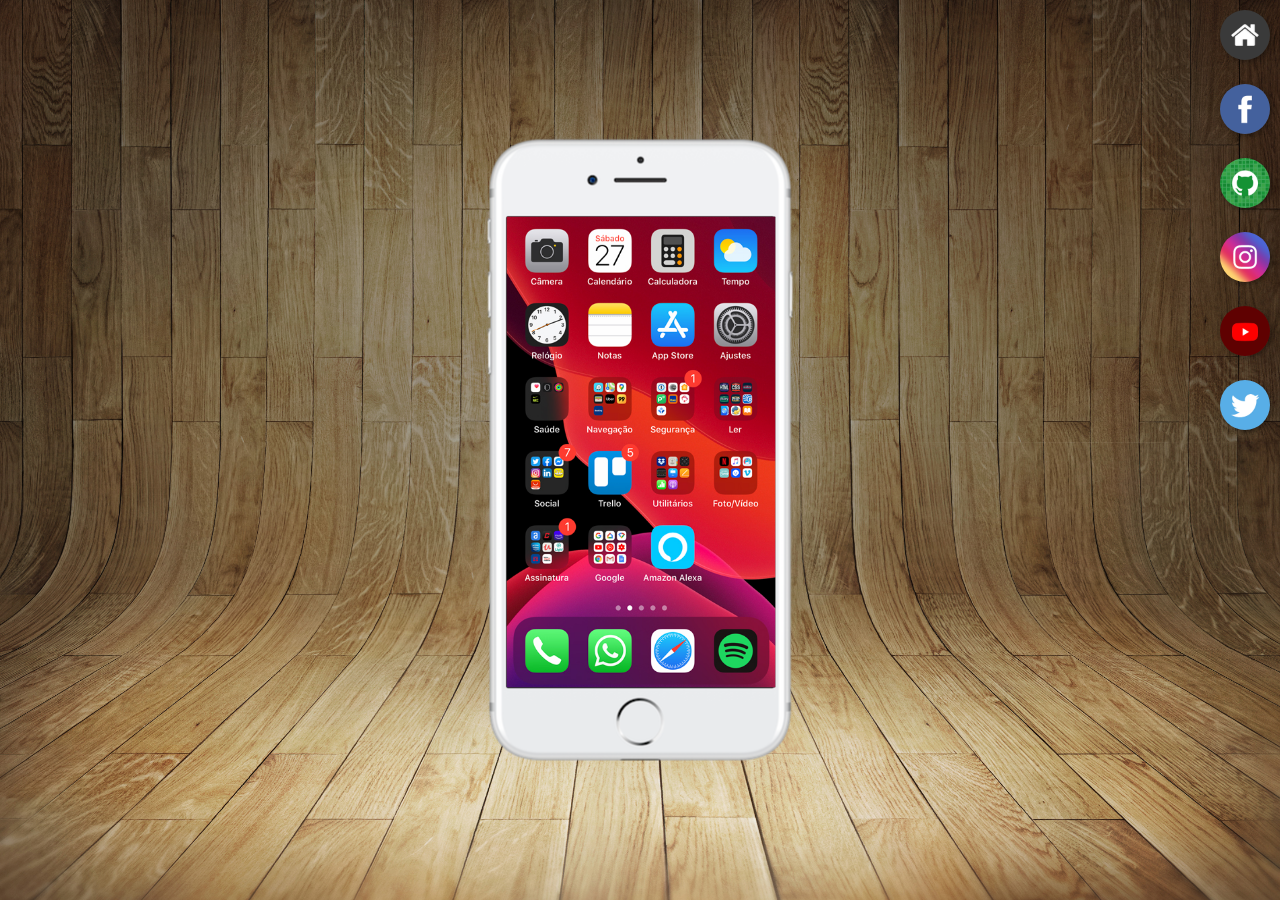
<file: index.html>
<!DOCTYPE html>
<html lang="pt-br">
<head>
    <meta charset="UTF-8">
    <meta http-equiv="X-UA-Compatible" content="IE=edge">
    <meta name="viewport" content="width=device-width, initial-scale=1.0">
    <title>projeto social</title>
    <link rel="shortcut icon" href="pacote-d013/favicon.ico" type="image/x-icon">
    <link rel="stylesheet" href="style.css">
</head>
<body>
    <main>
        <section id="telefone"> 
            <iframe src="home.html" name="tela" id="tela" frameborder="0"></iframe>
        </section>
        <section id="redes-sociais">
            <a href="home.html" target="tela"> <img src="pacote-d013/imagens/logo-home.jpg" alt=""></a>  <br>

            <a href="facebook.html" target="tela"> <img src="pacote-d013/imagens/logo-facebook.jpg" alt=""></a> <br>

            <a href="github.html" target="tela"> <img src="pacote-d013/imagens/logo-github.jpg" alt=""></a> <br>

            <a href="instagram.html" target="tela"> <img src="pacote-d013/imagens/logo-instagram.jpg" alt=""></a> <br>

            <a href="youtube.html" target="tela"> <img src="pacote-d013/imagens/logo-youtube.jpg" alt=""></a> <br>

            <a href="twiter.html" target="tela"> <img src="pacote-d013/imagens/logo-twitter.jpg" alt=""></a>
        </section>
    </main>
</body>
</html>
</file>
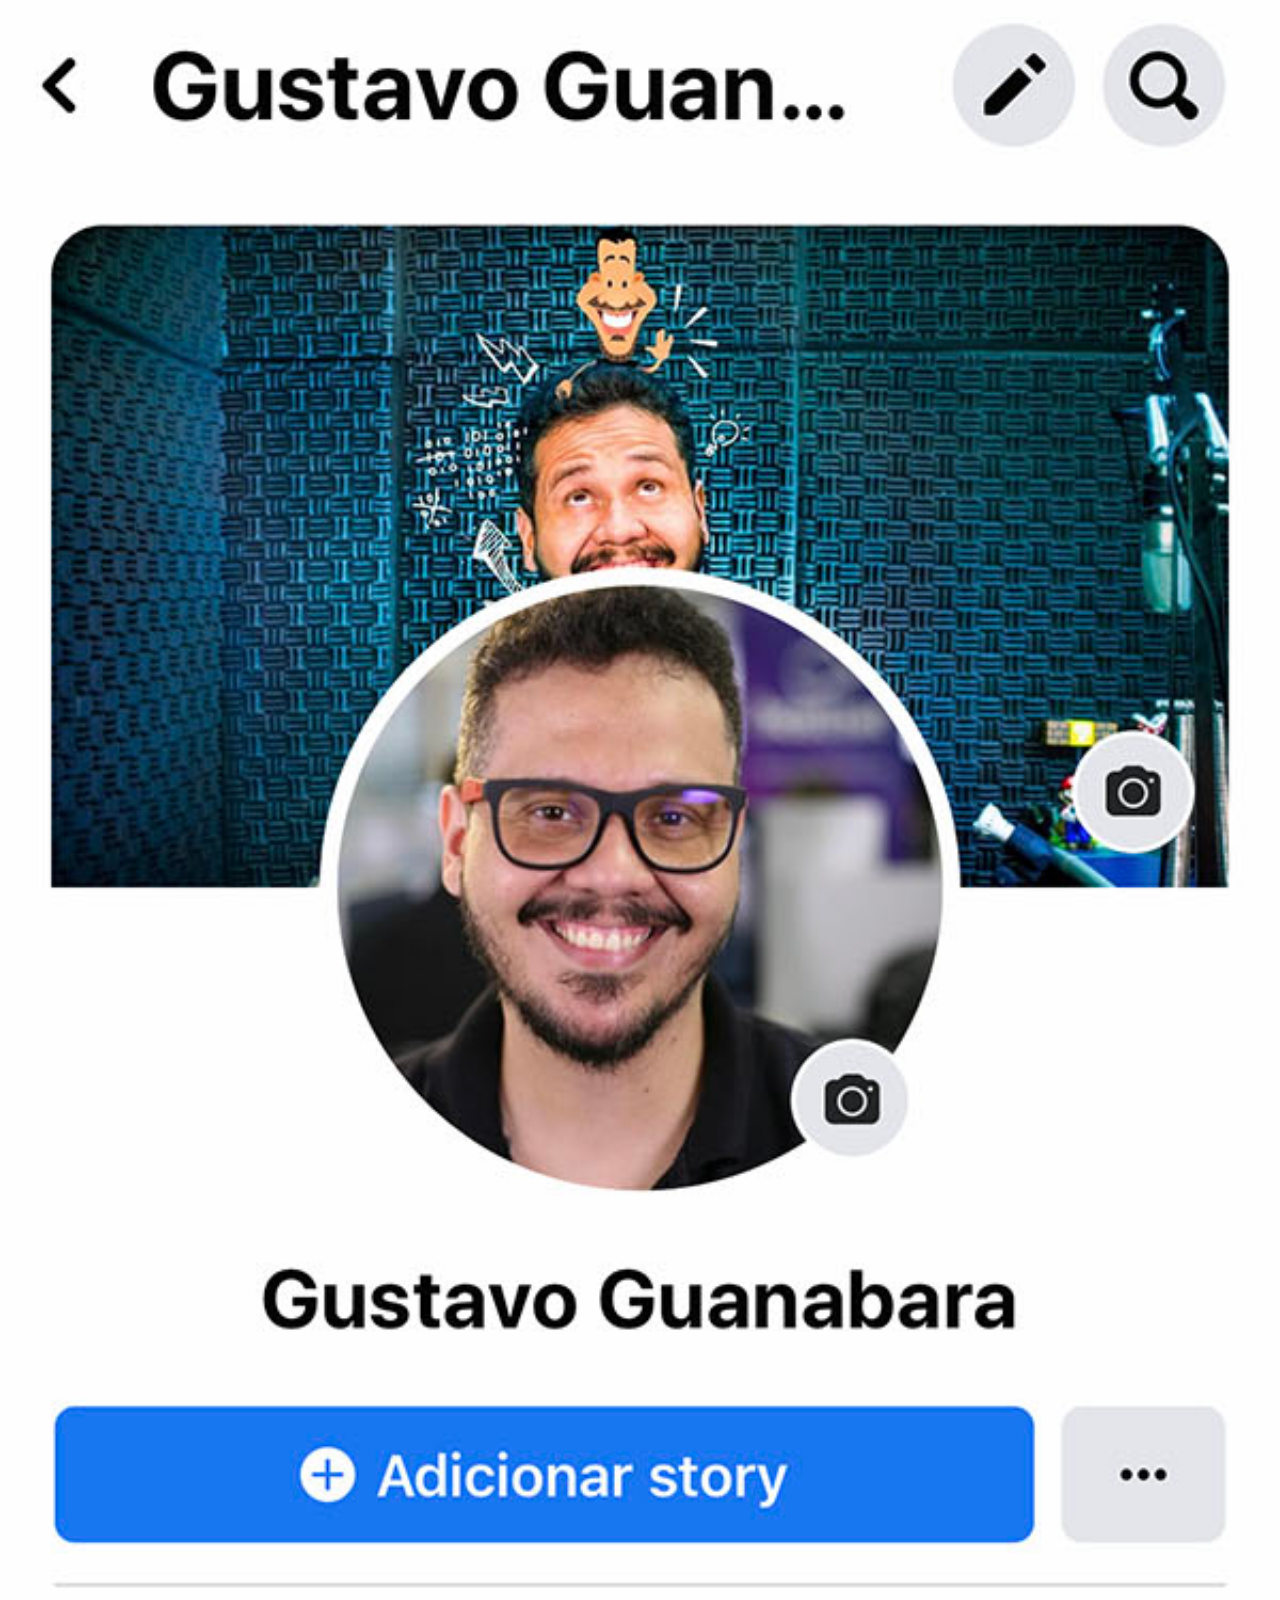
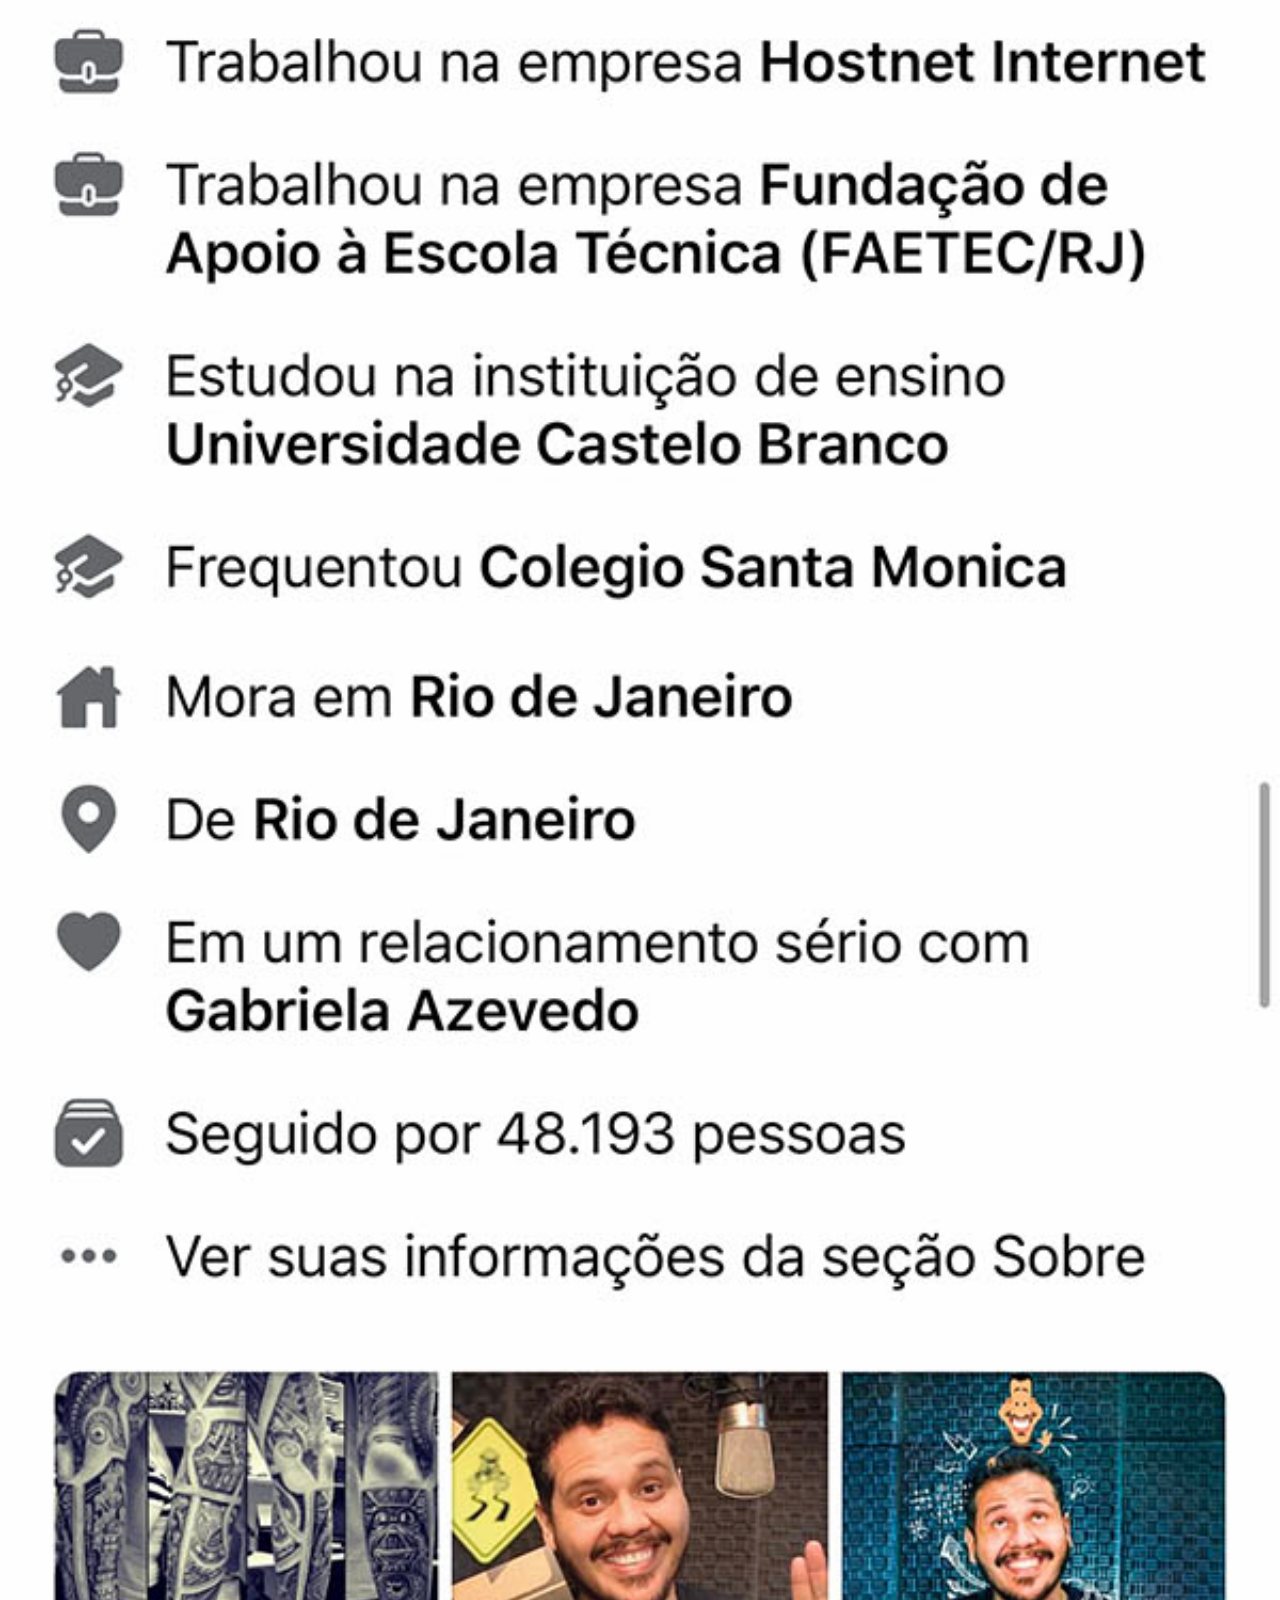
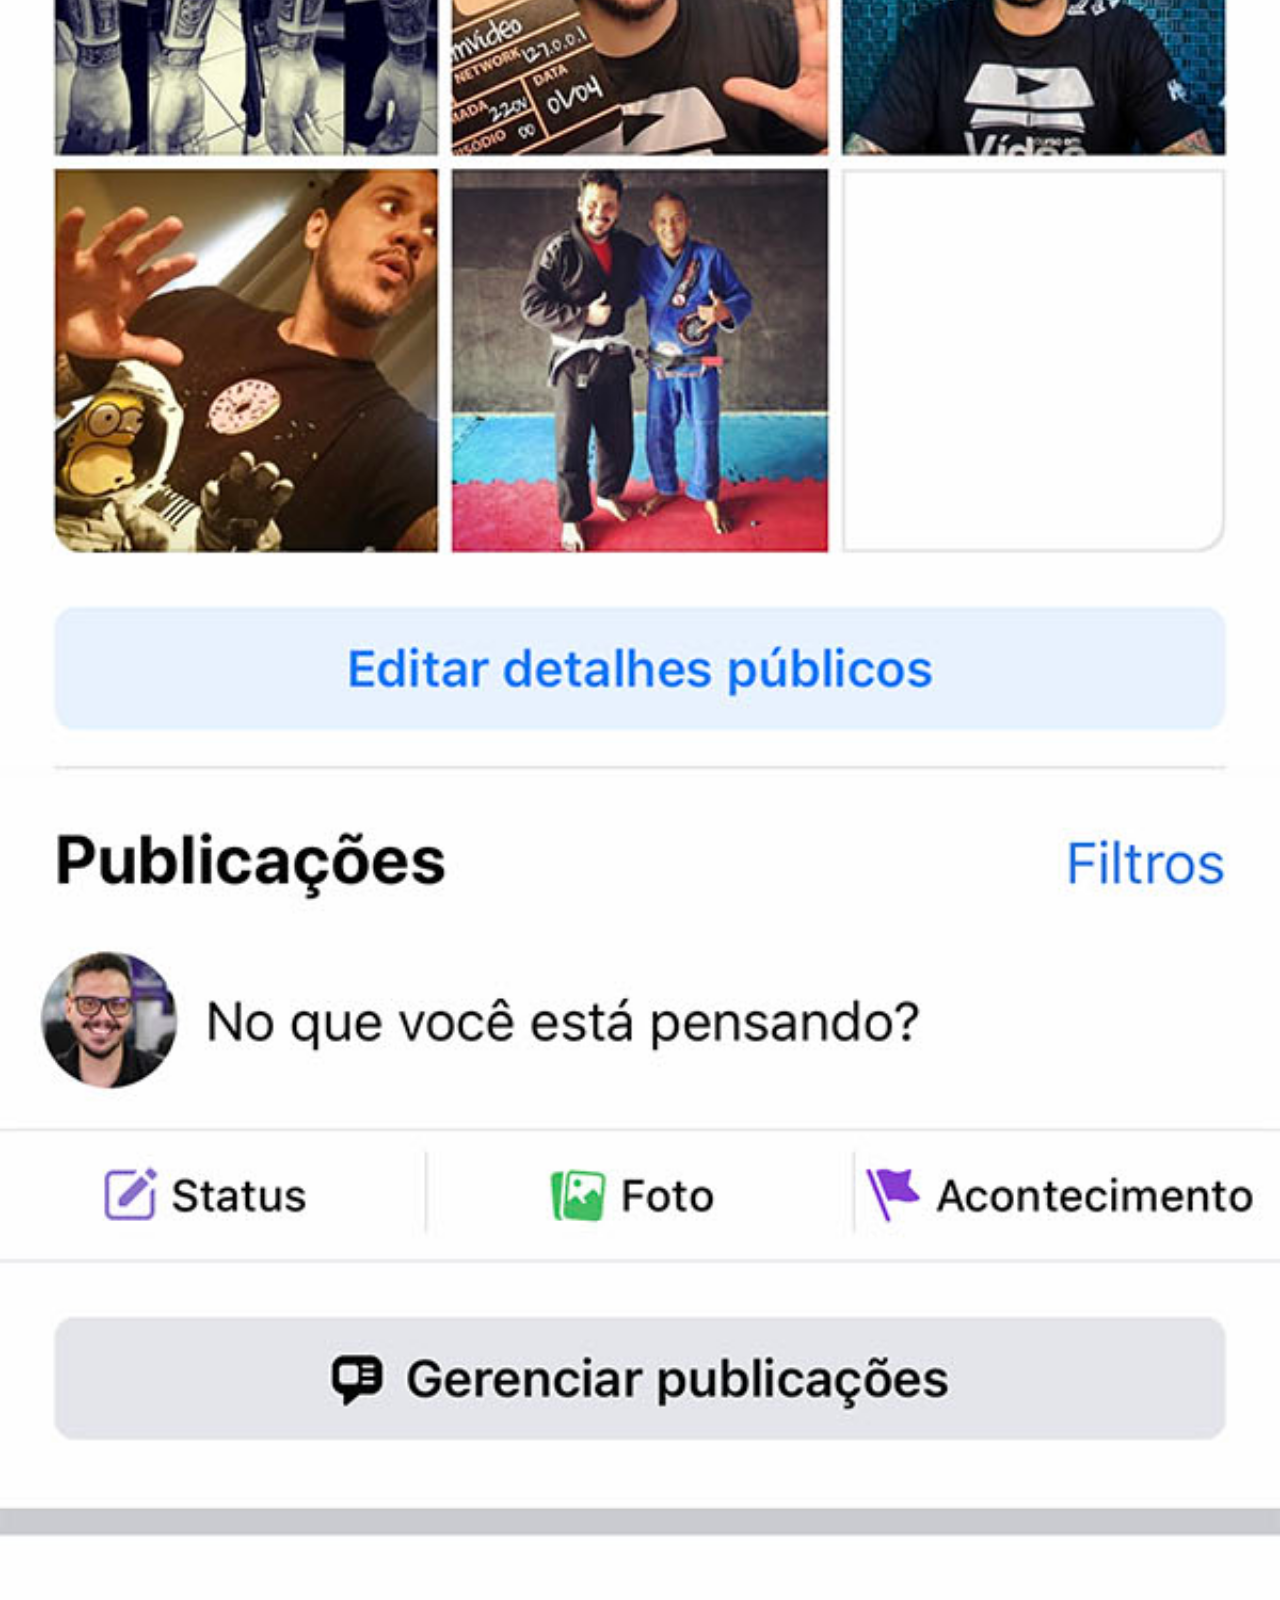
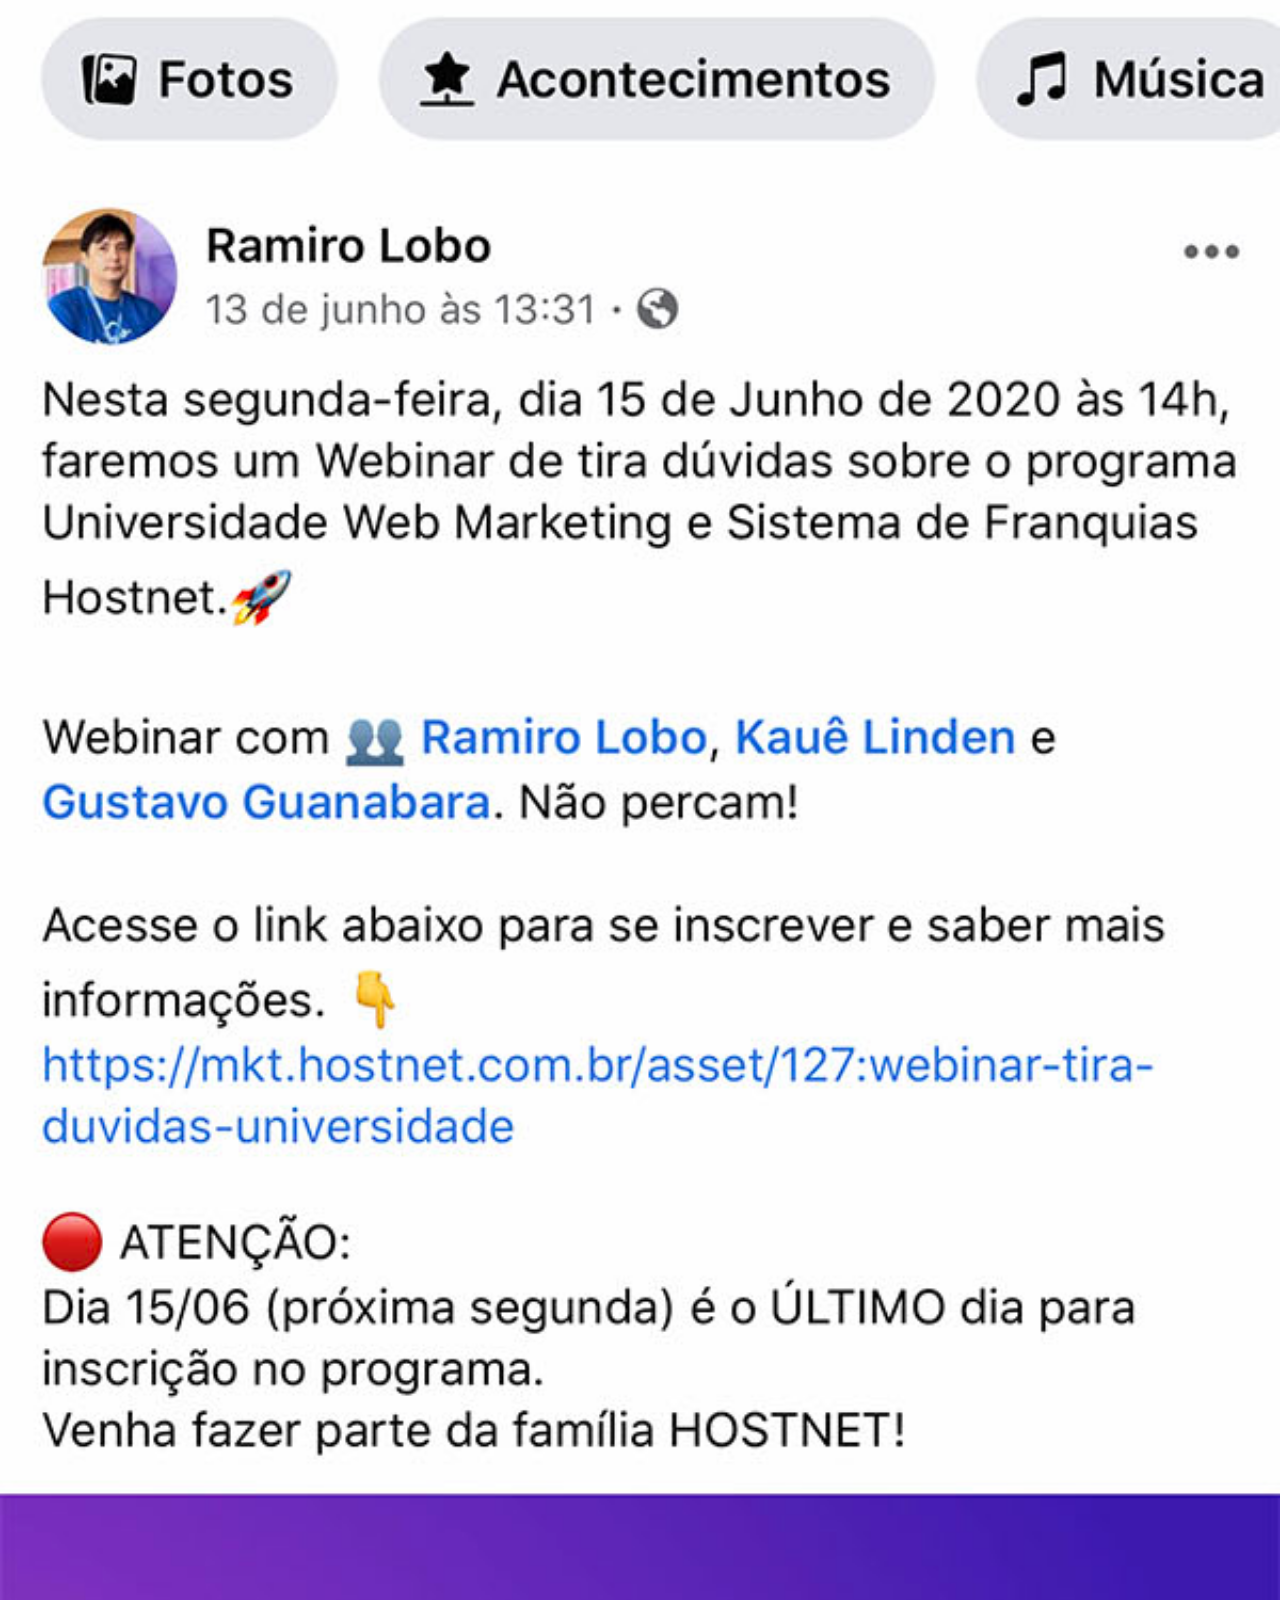
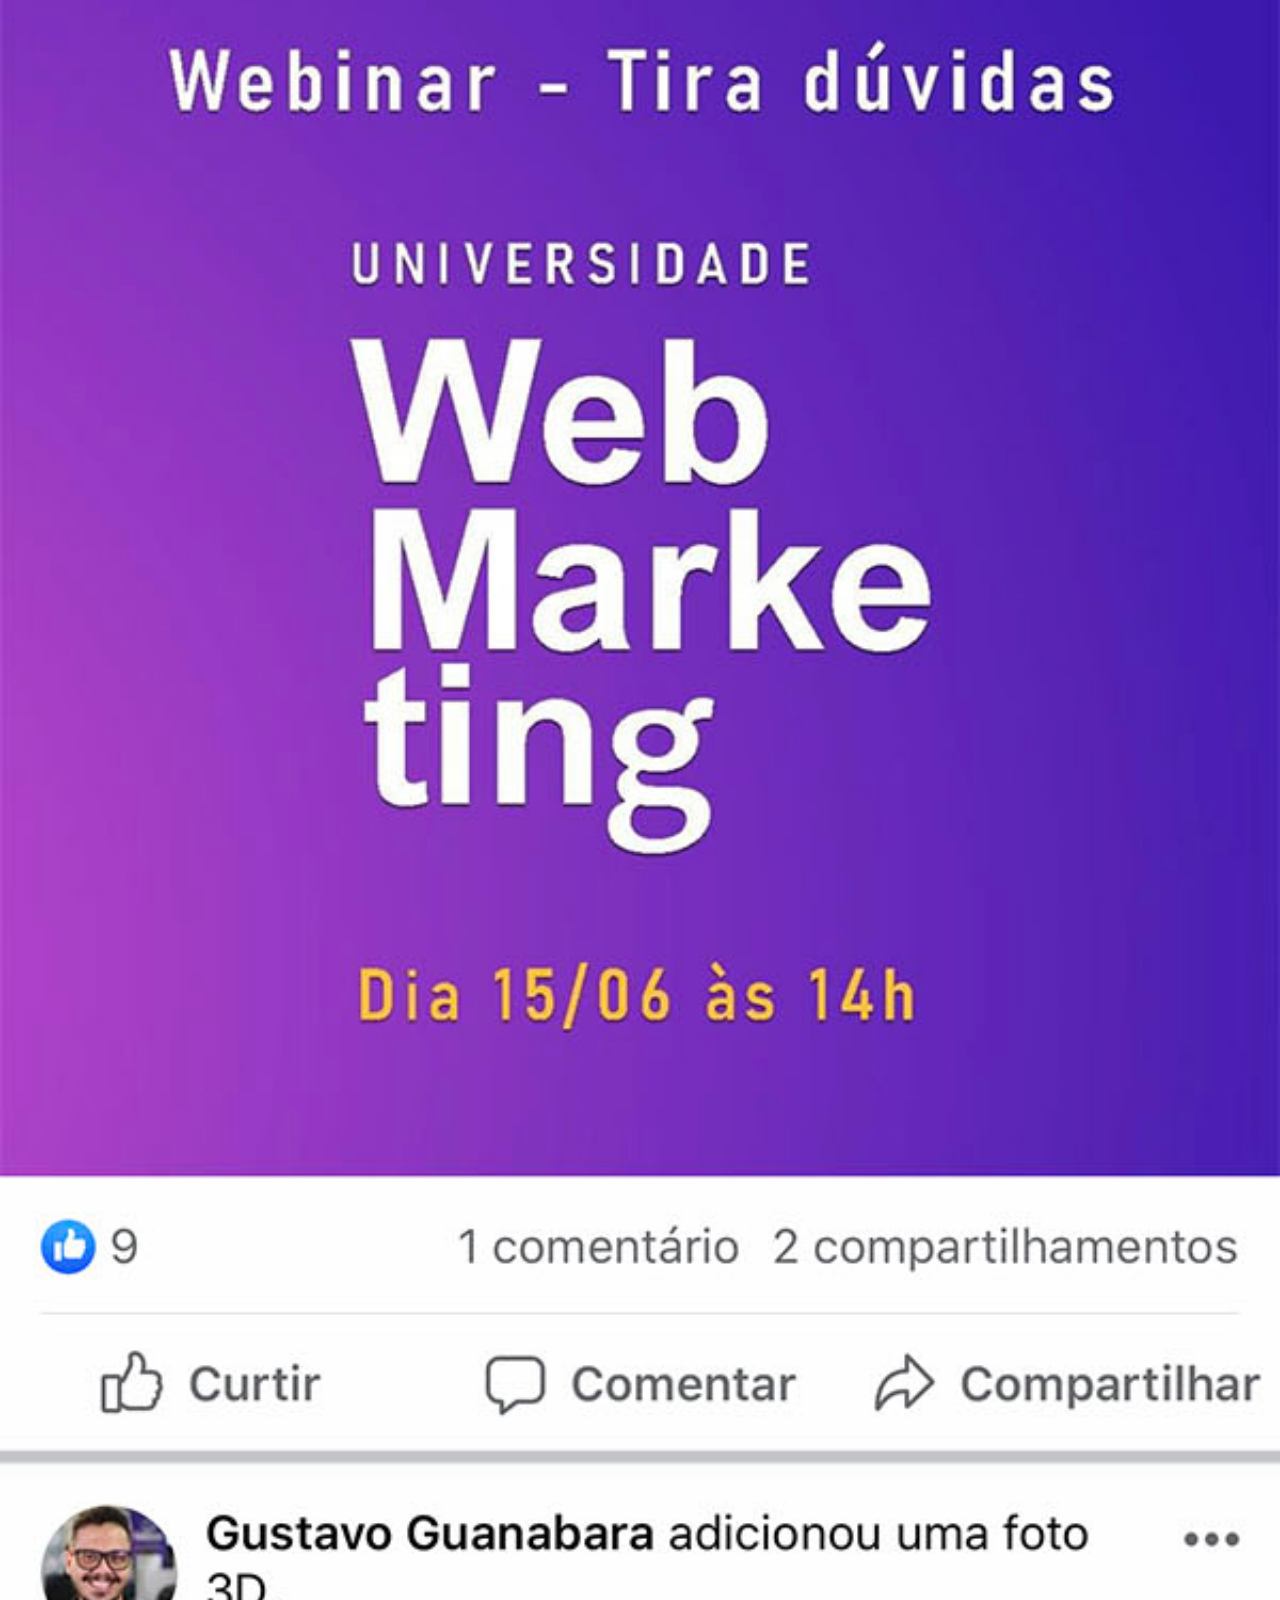
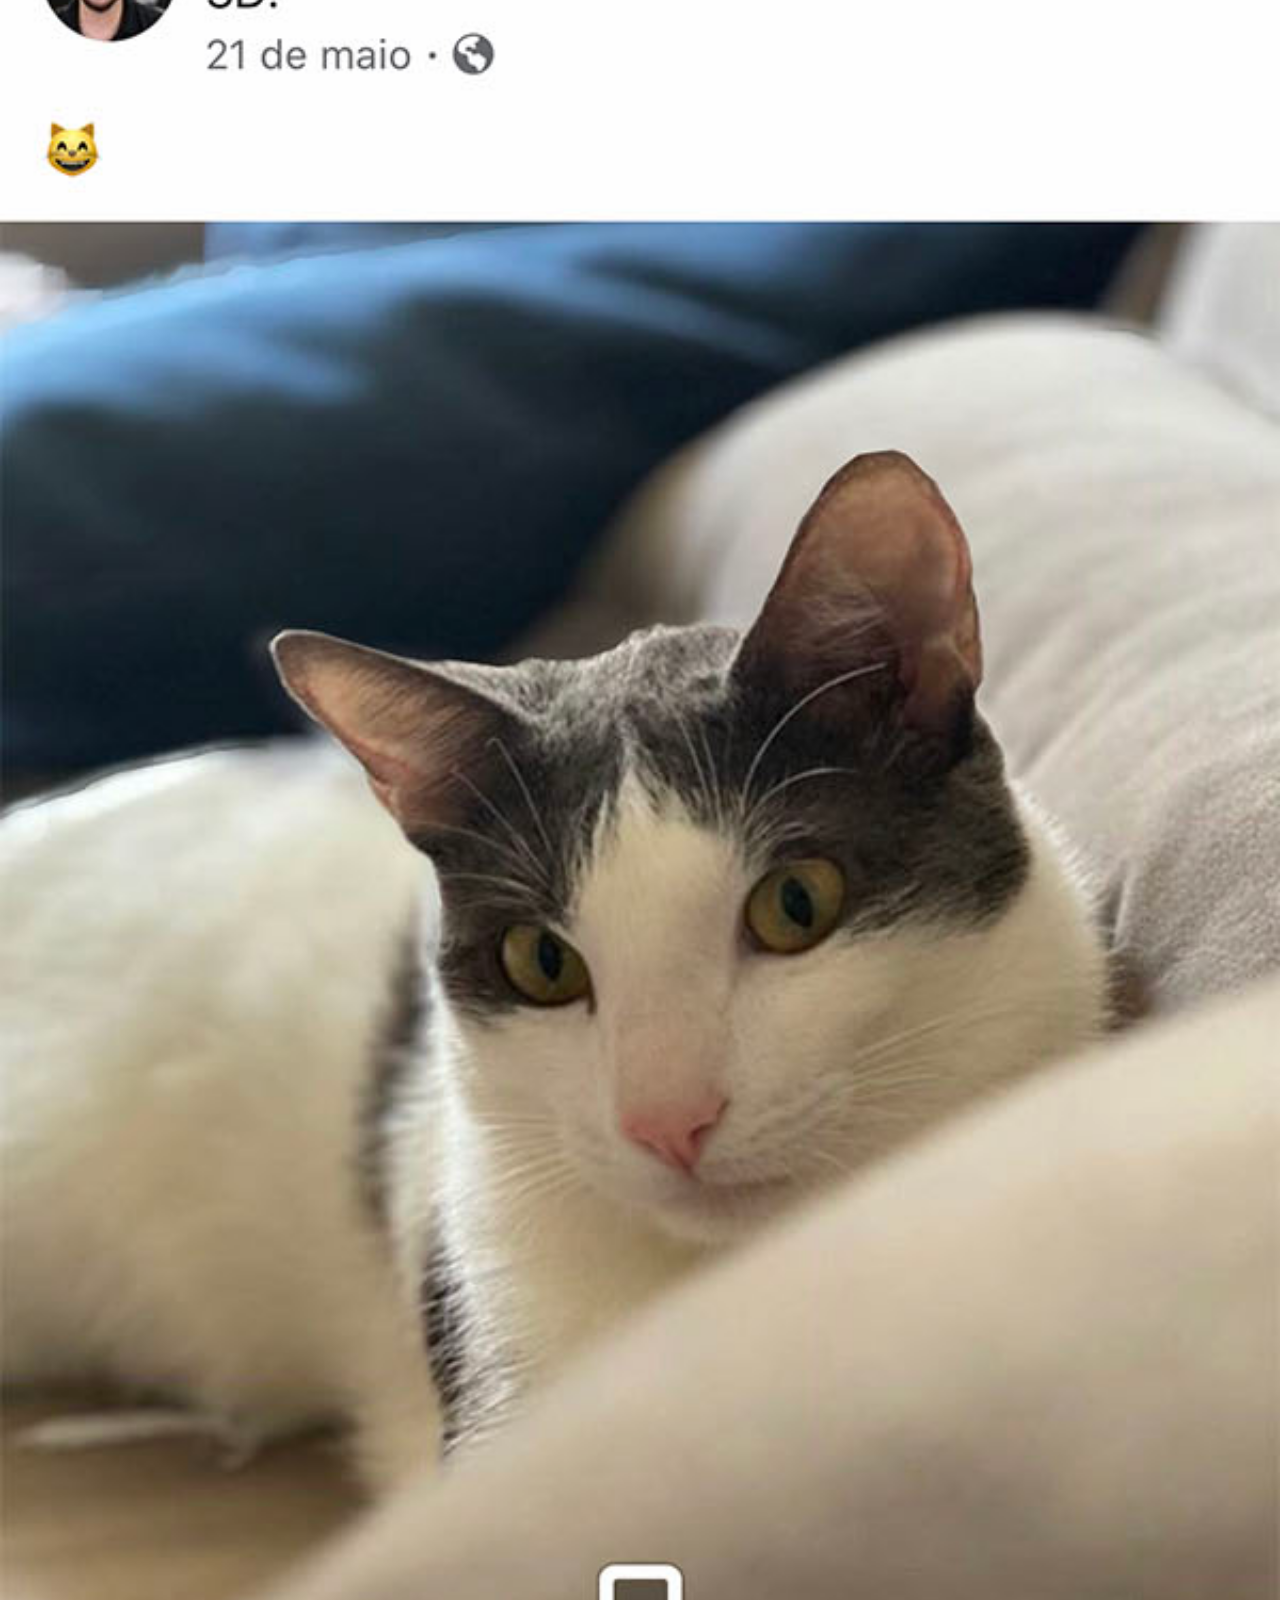
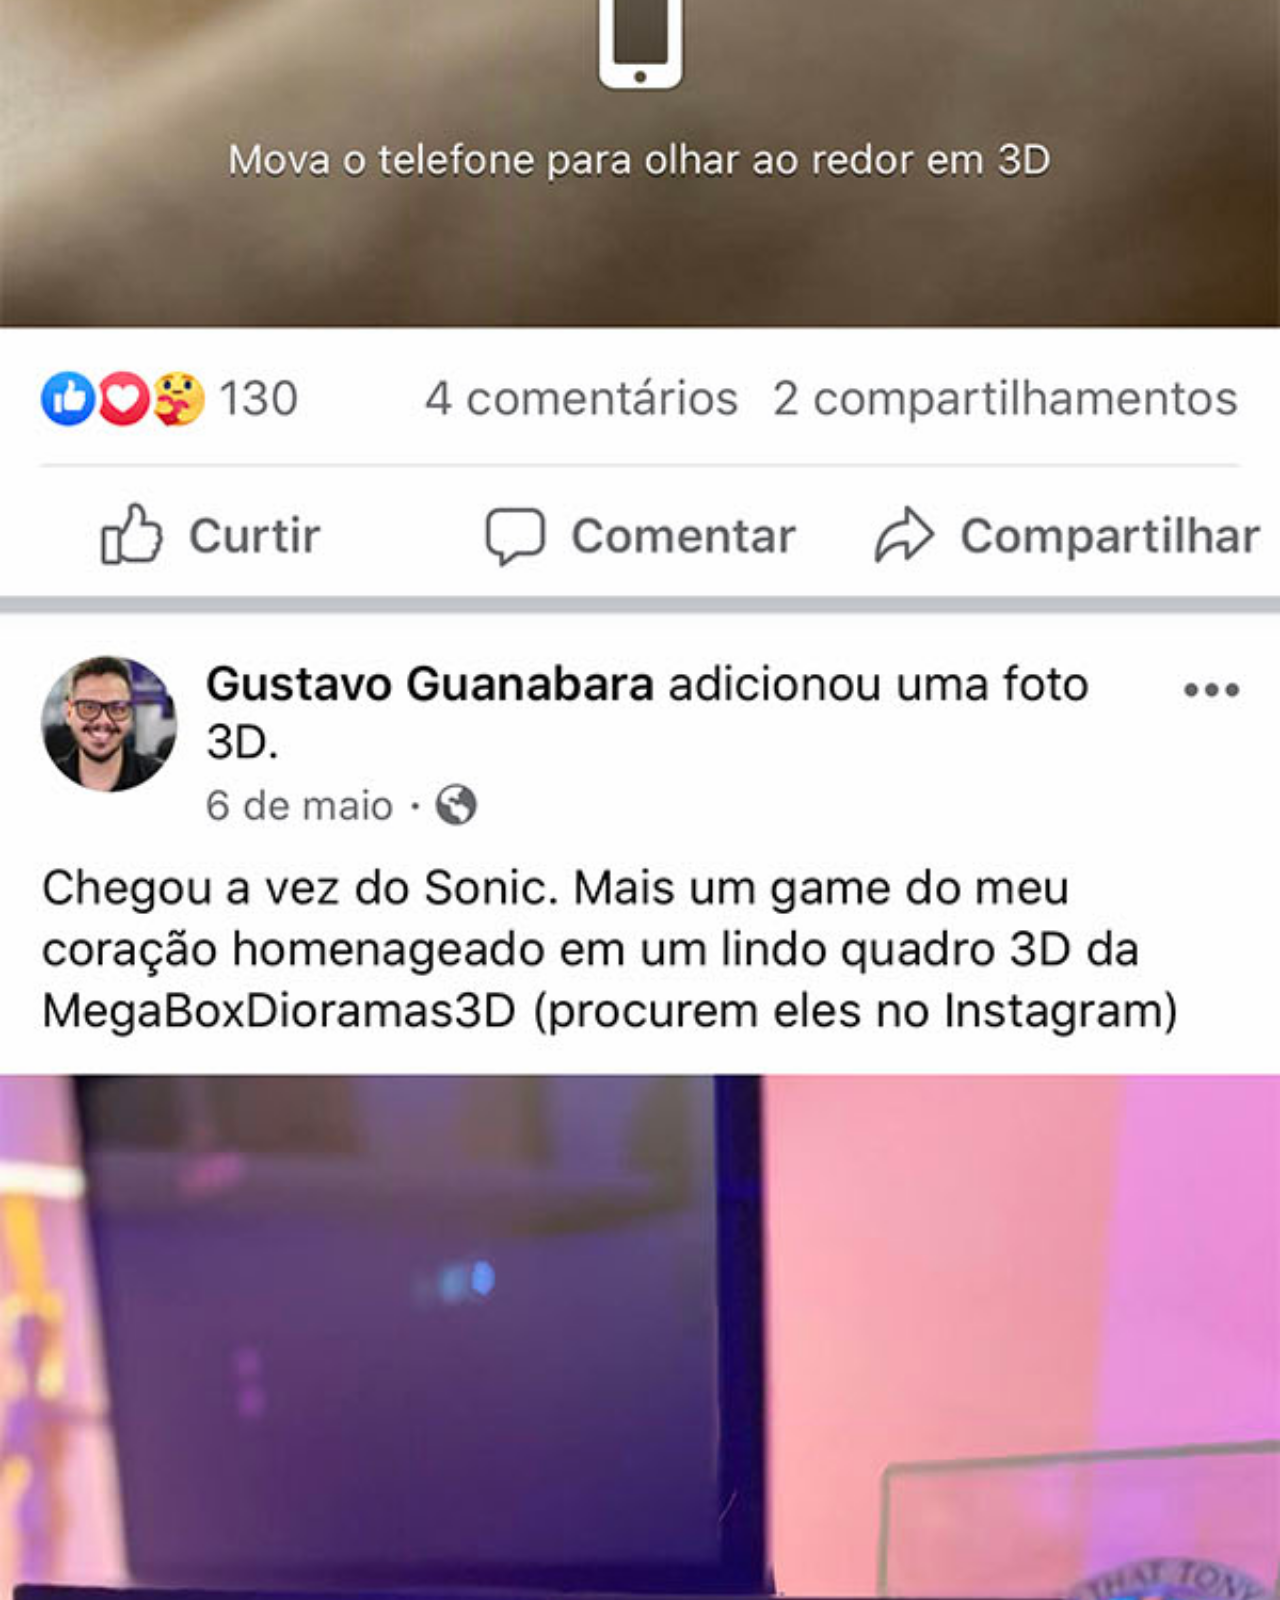
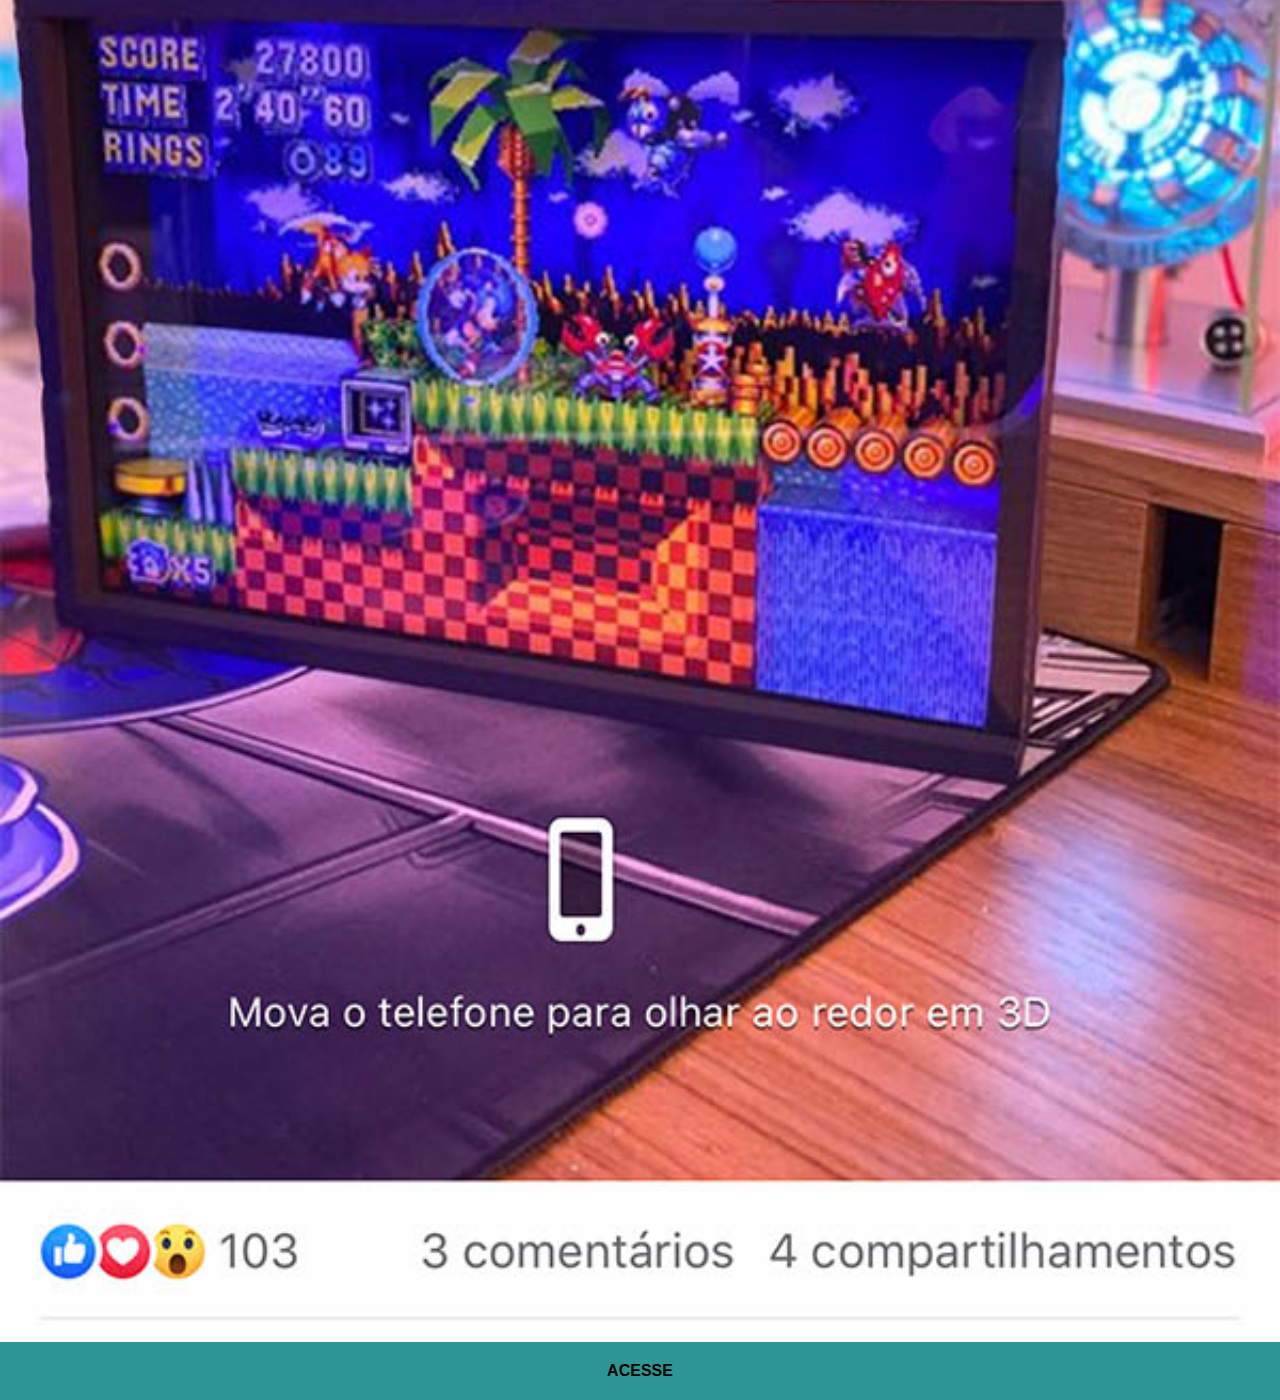
<file: facebook.html>
<!DOCTYPE html>
<html lang="en">
<head>
    <meta charset="UTF-8">
    <meta http-equiv="X-UA-Compatible" content="IE=edge">
    <meta name="viewport" content="width=device-width, initial-scale=1.0">
    <title>Document</title>
    <style>
        *{
            margin: 0px;
            padding: 0px;
            font-family: Arial, Helvetica, sans-serif;
        }

        img{
            width: 100%;
        }

        a{
            text-align: center;
            padding: 20px;
            display: block;
            text-decoration: none;
            background-color: rgb(46, 150, 150);
            color: black;
            font-weight: bold;
        }
    </style>
</head>
<body>
    <img src="pacote-d013/imagens/tela-facebook.jpg" alt="">
    <a href="https://www.facebook.com/CursosEmVideo/" target="_blank">ACESSE</a>
</body>
</html>
</file>
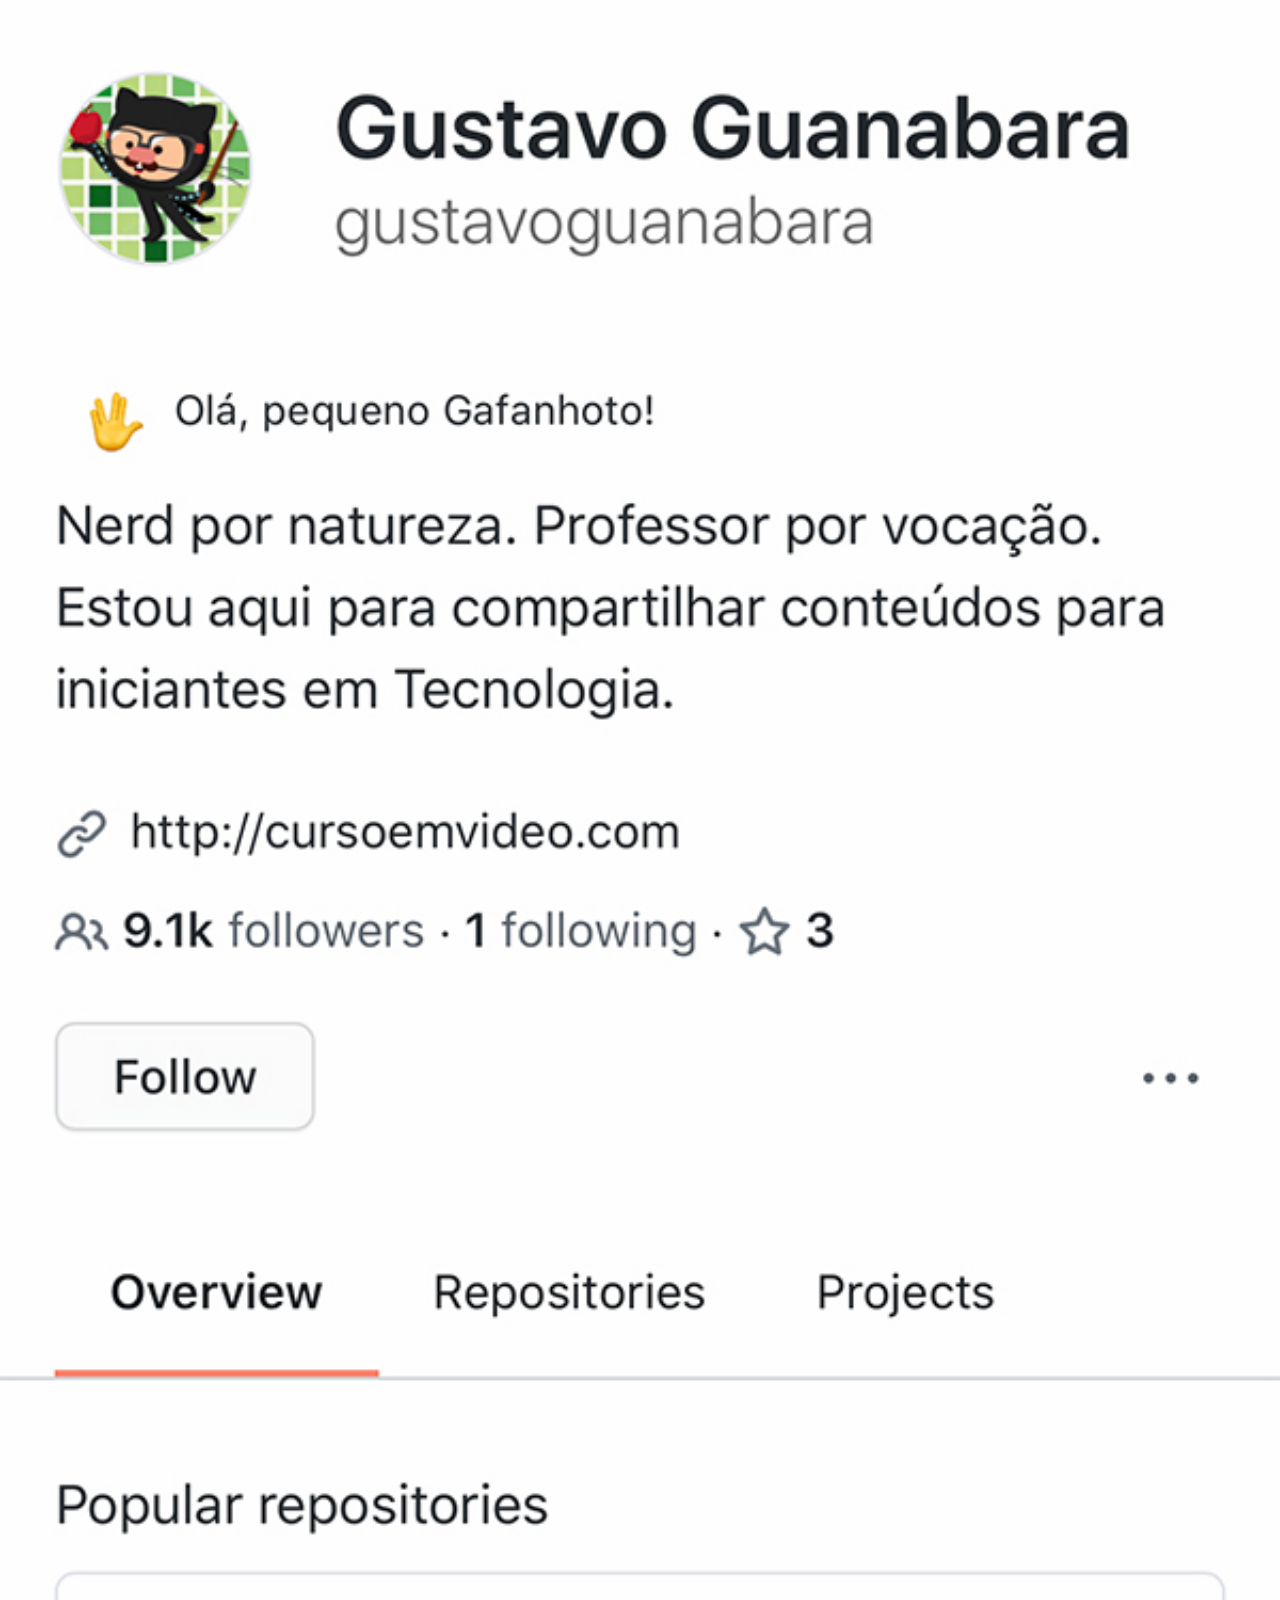
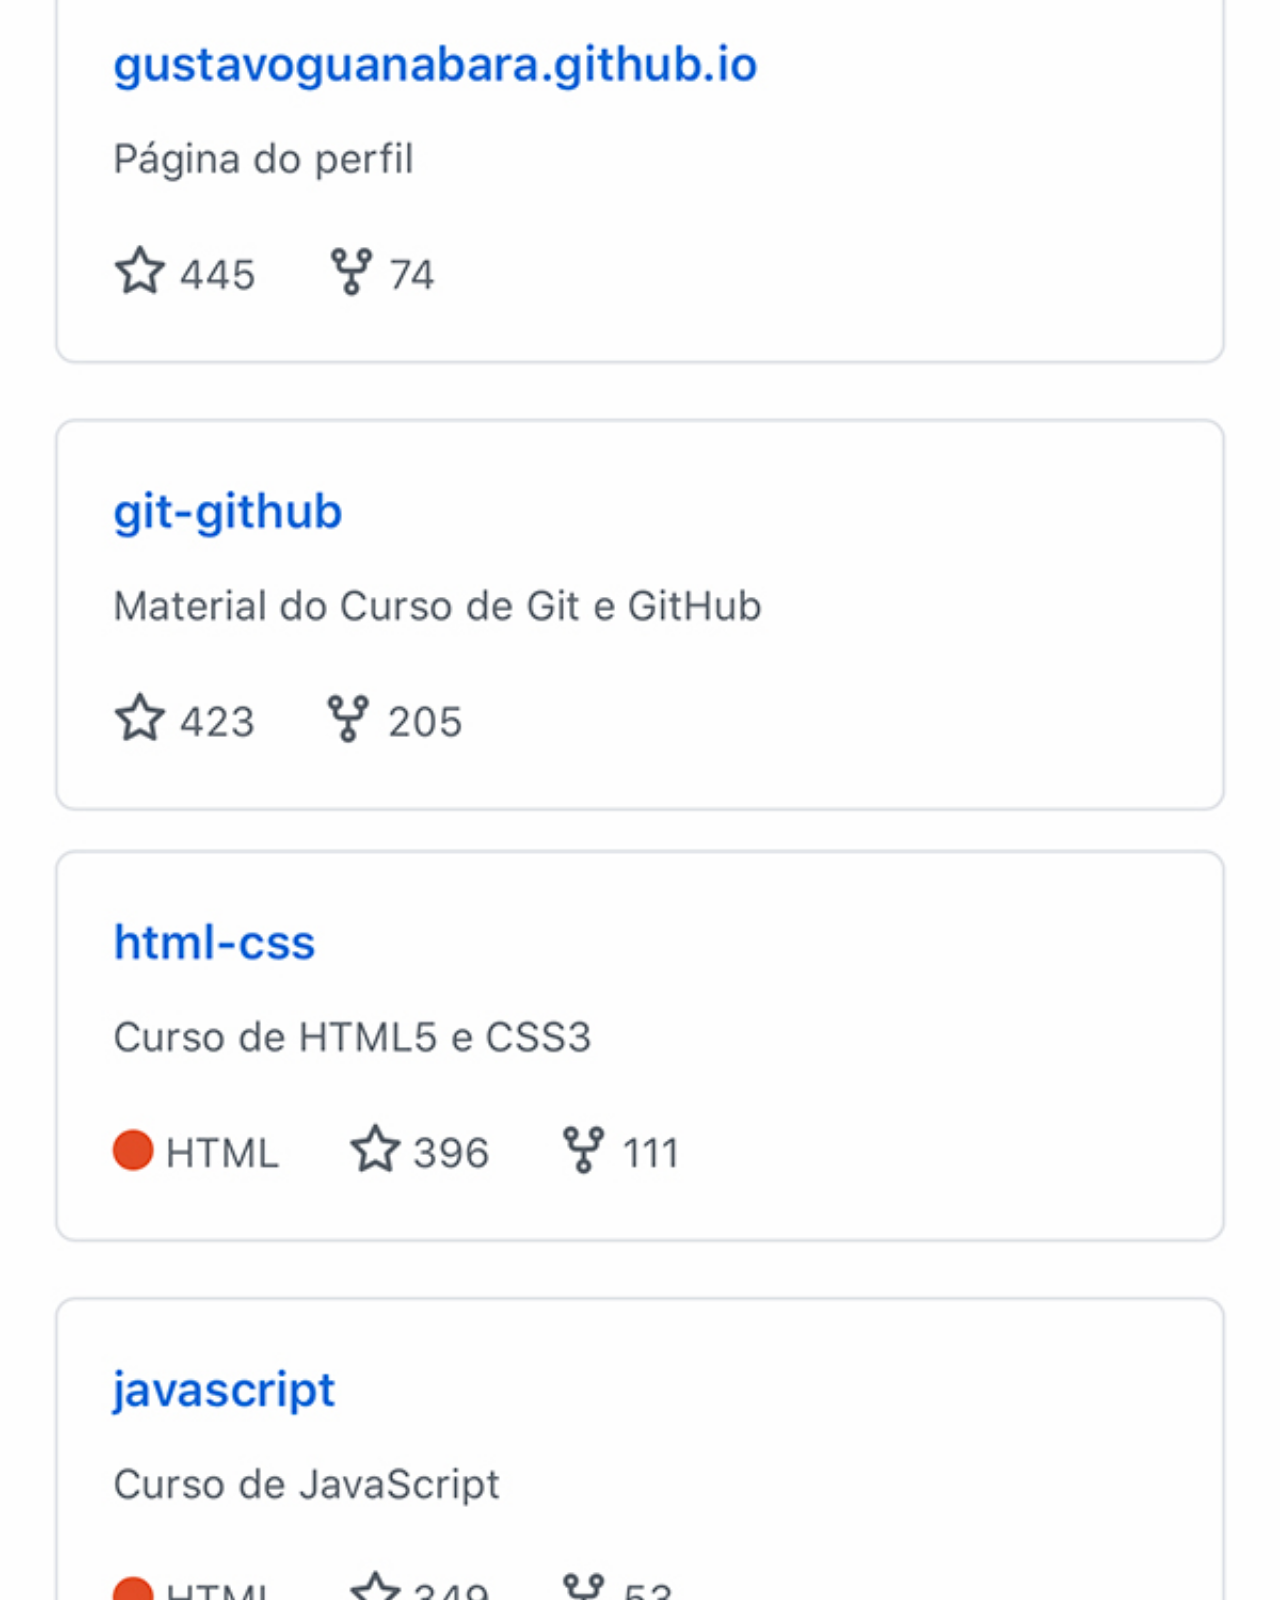
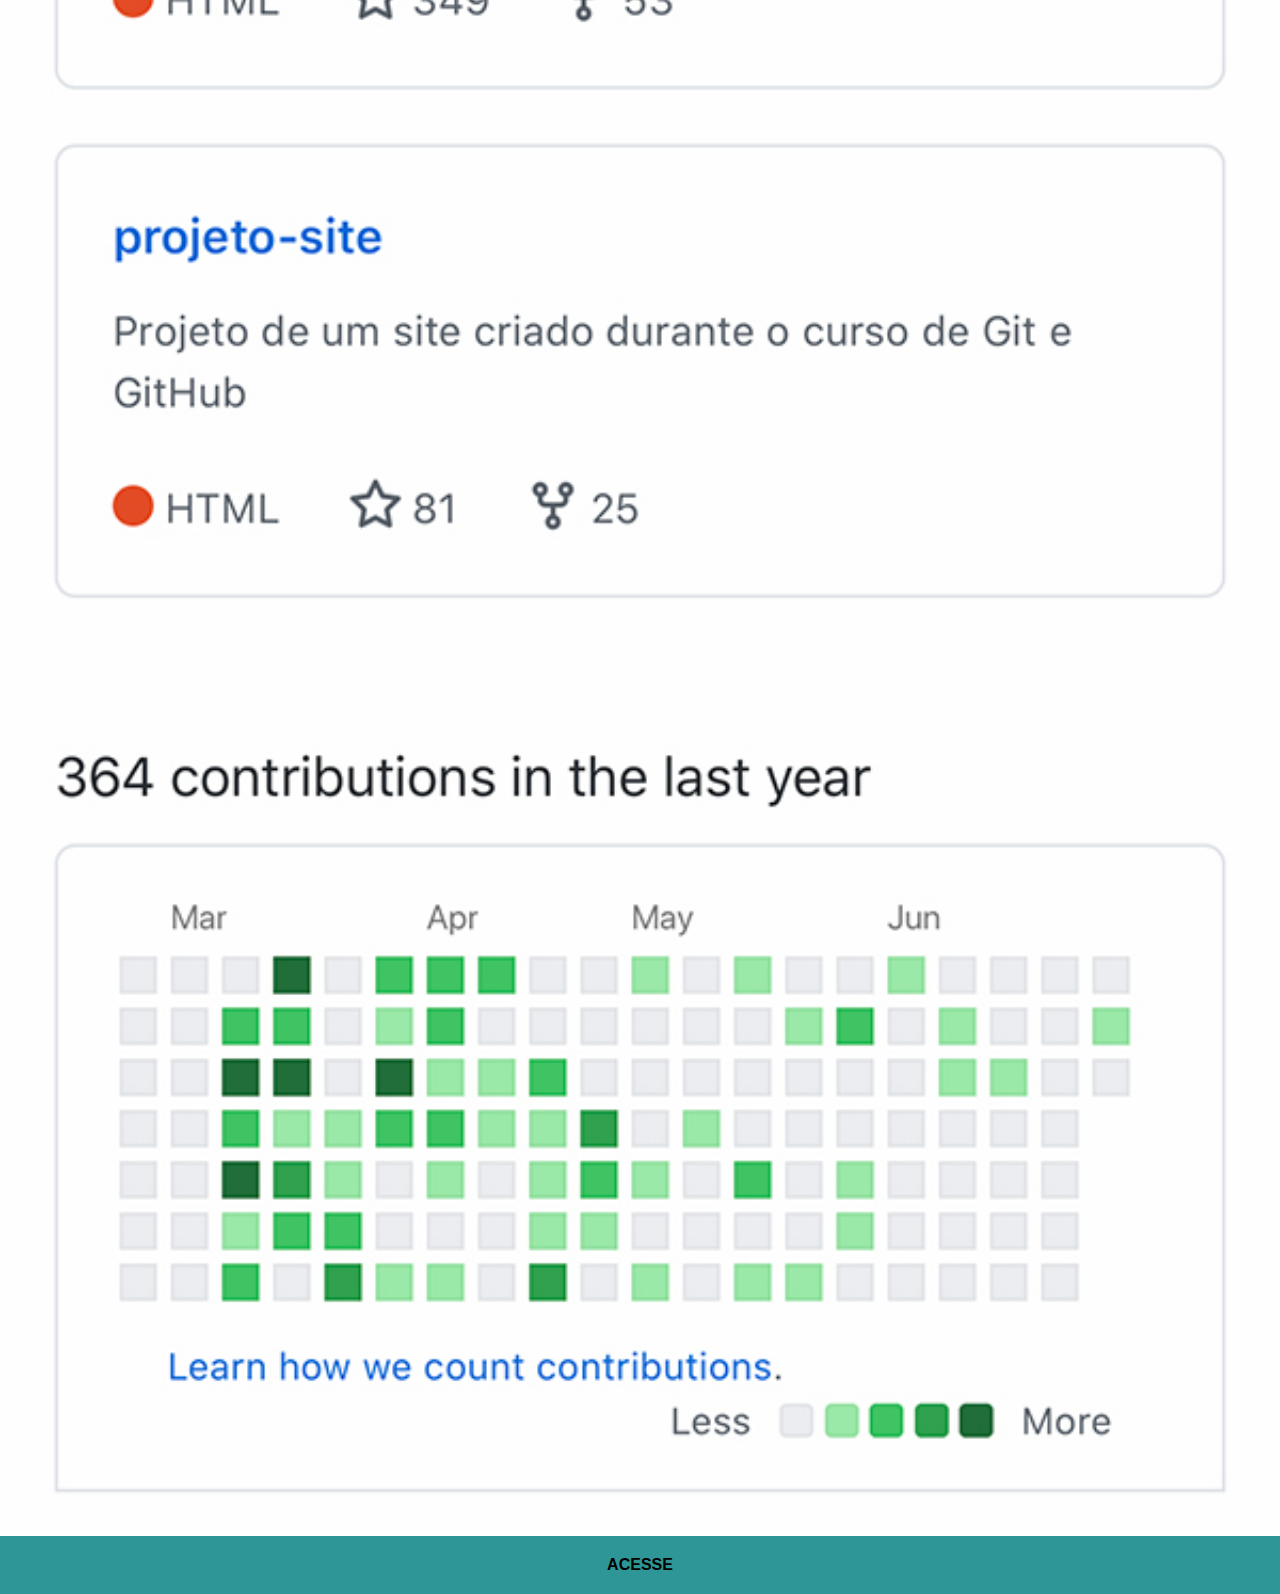
<file: github.html>
<!DOCTYPE html>
<html lang="en">
<head>
    <meta charset="UTF-8">
    <meta http-equiv="X-UA-Compatible" content="IE=edge">
    <meta name="viewport" content="width=device-width, initial-scale=1.0">
    <title>Document</title>
    <style>
         *{
            margin: 0px;
            padding: 0px;
            font-family: Arial, Helvetica, sans-serif;
        }

        img{
            width: 100%;
        }

        a{
            text-align: center;
            padding: 20px;
            display: block;
            text-decoration: none;
            background-color: rgb(46, 150, 150);
            color: black;
            font-weight: bold;
        }
    </style>
</head>
<body>
    <img src="pacote-d013/imagens/tela-github.jpg" alt="">
    <a href="https://github.com/gustavoguanabara" target="_blank">ACESSE</a>
</body>
</html>
</file>
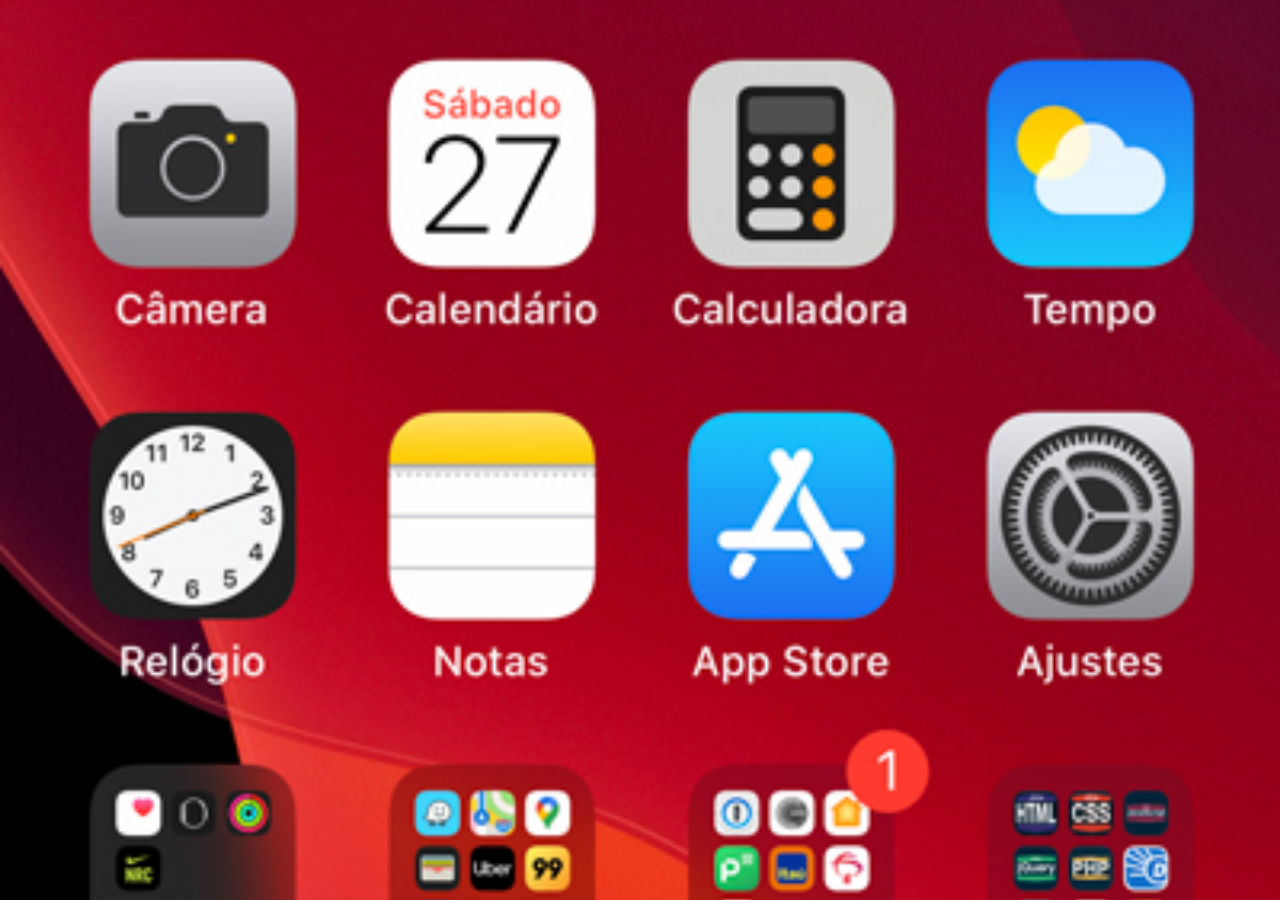
<file: home.html>
<!DOCTYPE html>
<html lang="en">
<head>
    <meta charset="UTF-8">
    <meta http-equiv="X-UA-Compatible" content="IE=edge">
    <meta name="viewport" content="width=device-width, initial-scale=1.0">
    <title>Document</title>
</head>
<style>
    *{
        margin: 0px;
        padding: 0px;
    }
    body{
        width: 100vw;
        height: 100vh;
        background-color: black;
        background-repeat: no-repeat;
        background-position: top center;
        background-image: url(pacote-d013/imagens/tela-home.jpg);
        background-size: cover;
    }
</style>
<body>
    
</body>
</html>
</file>
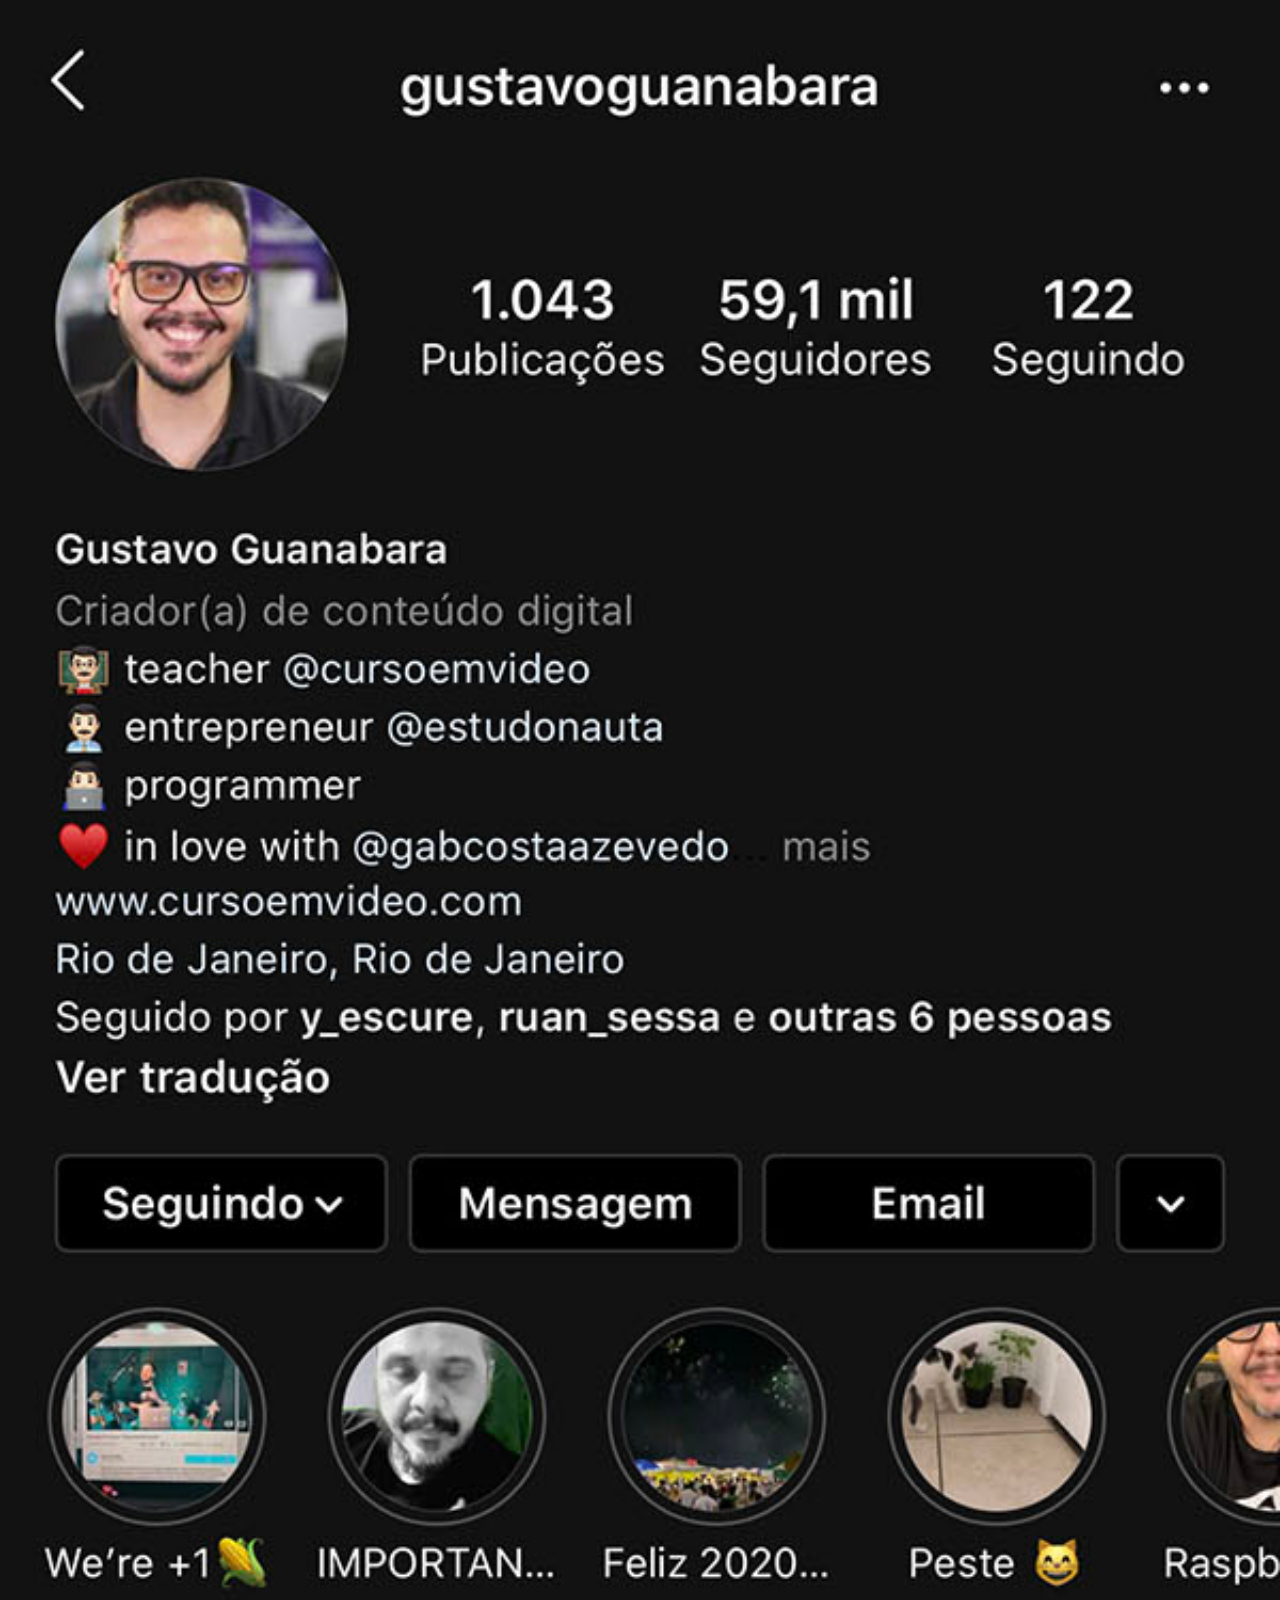
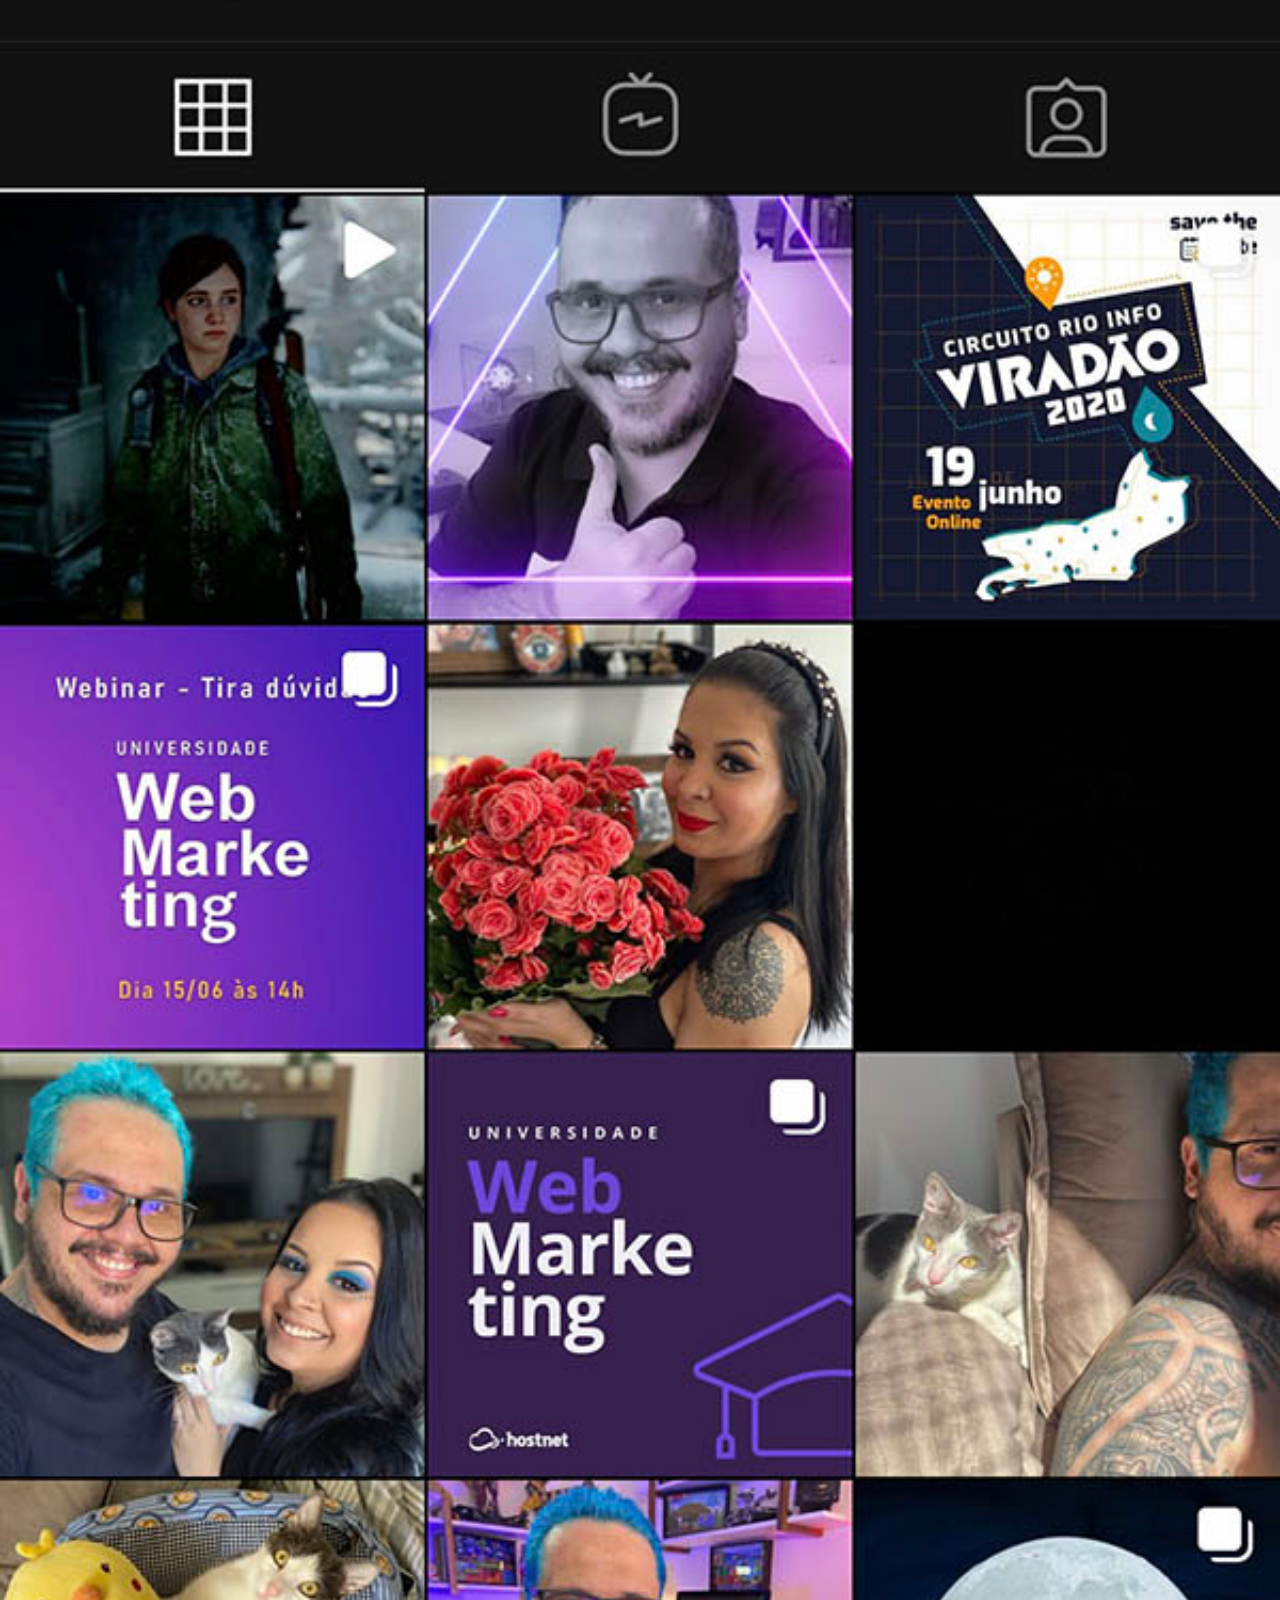
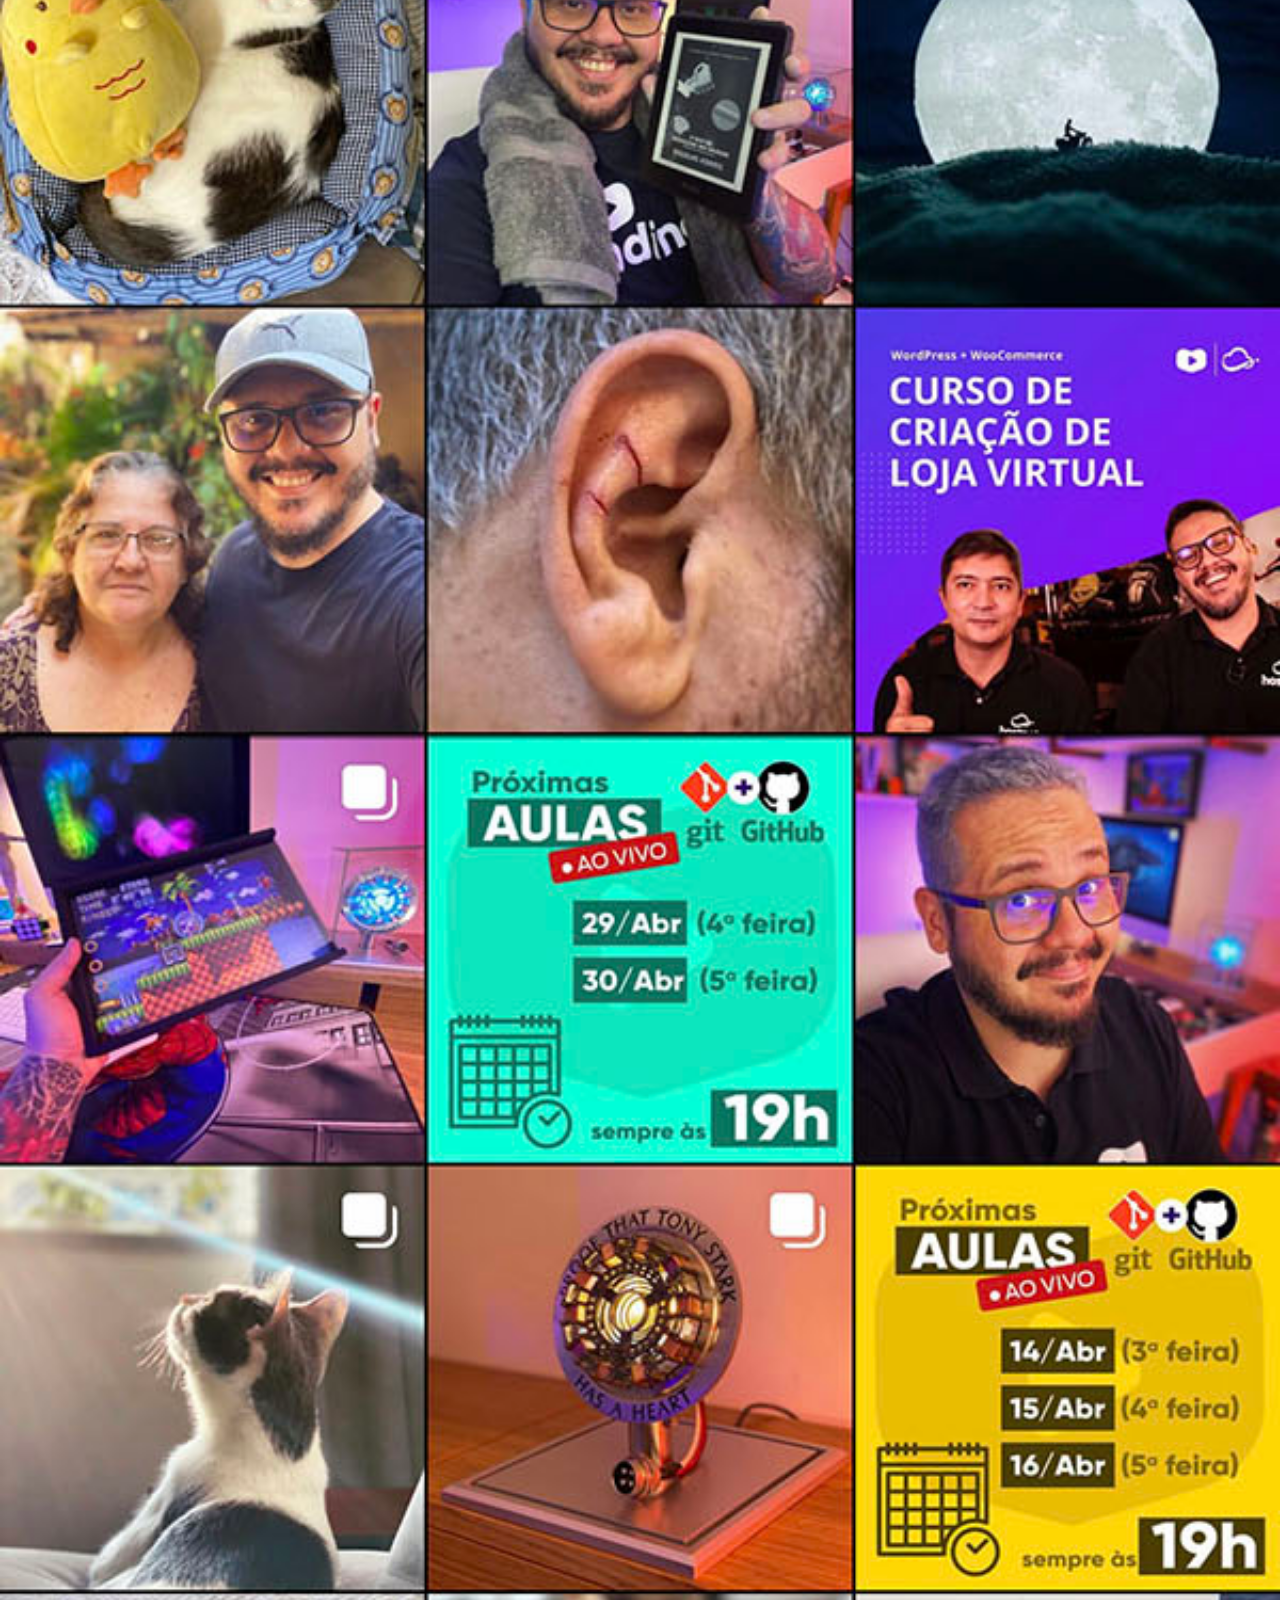
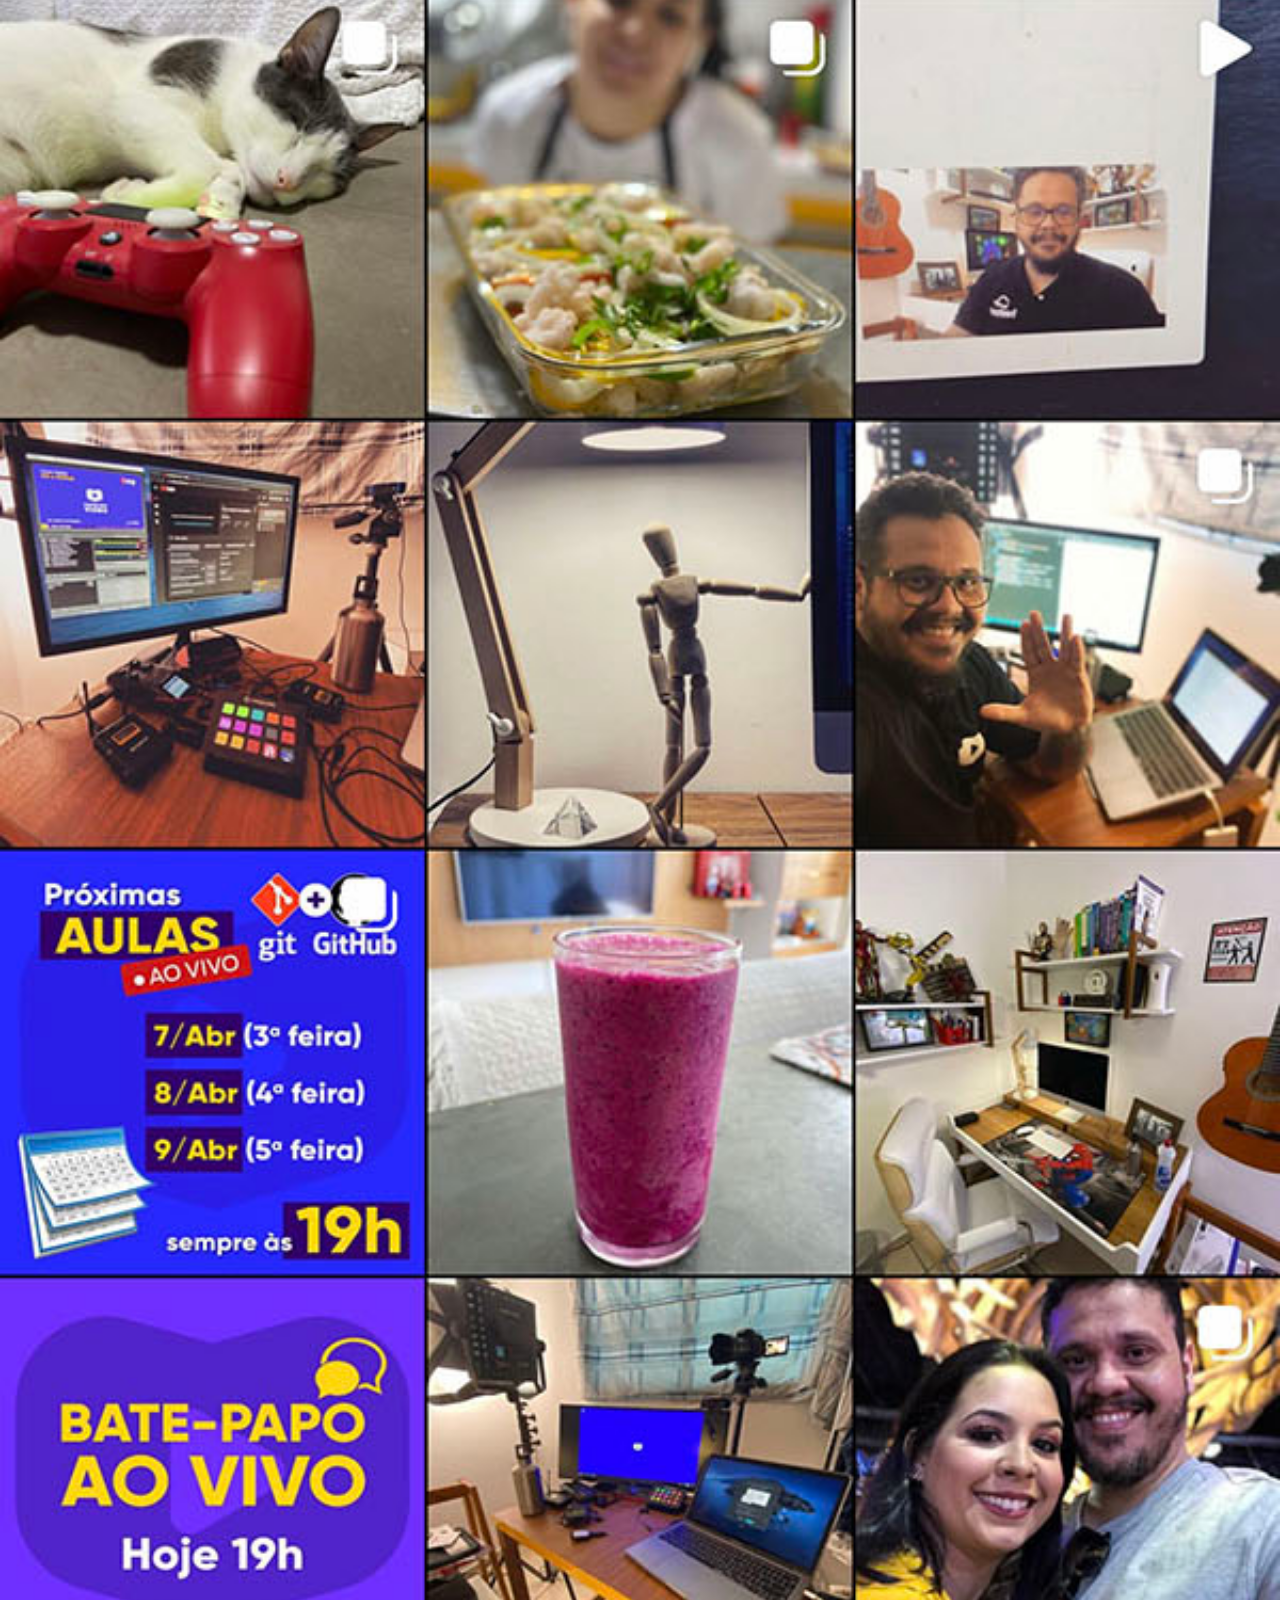
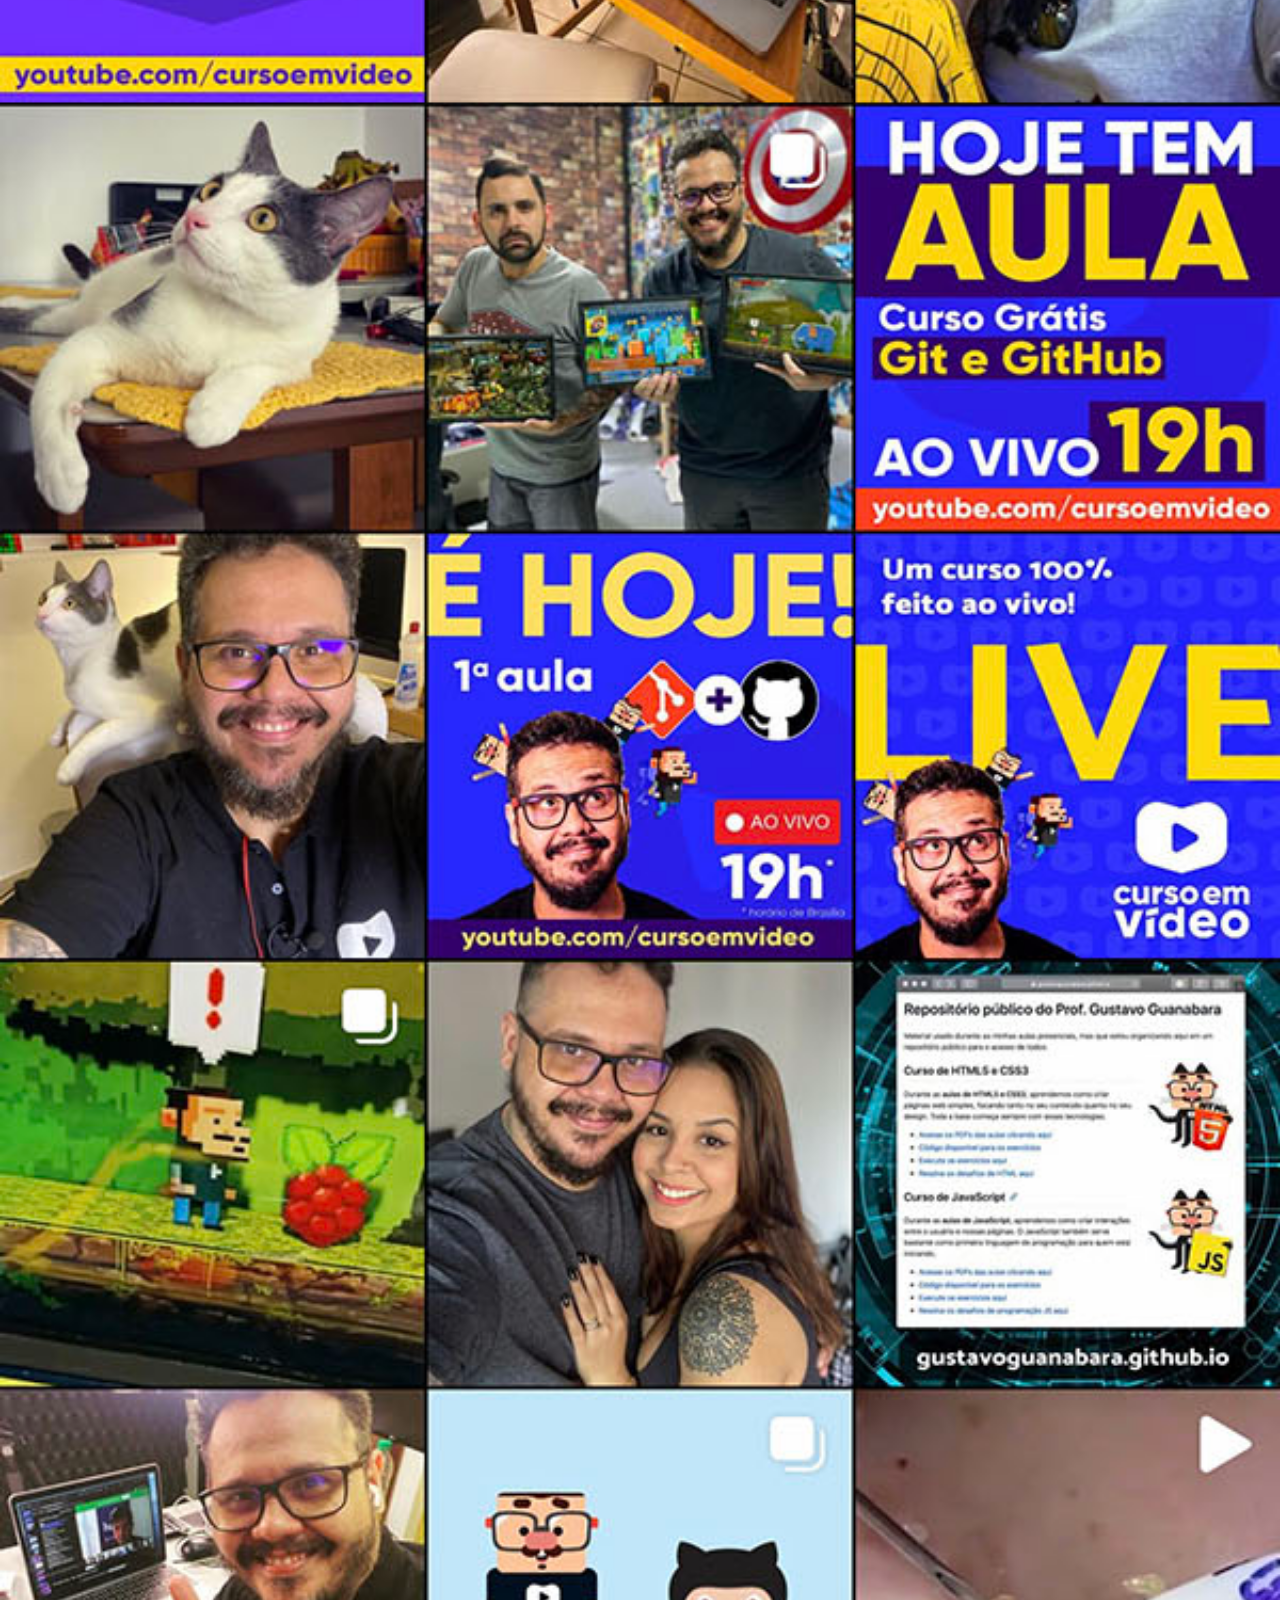
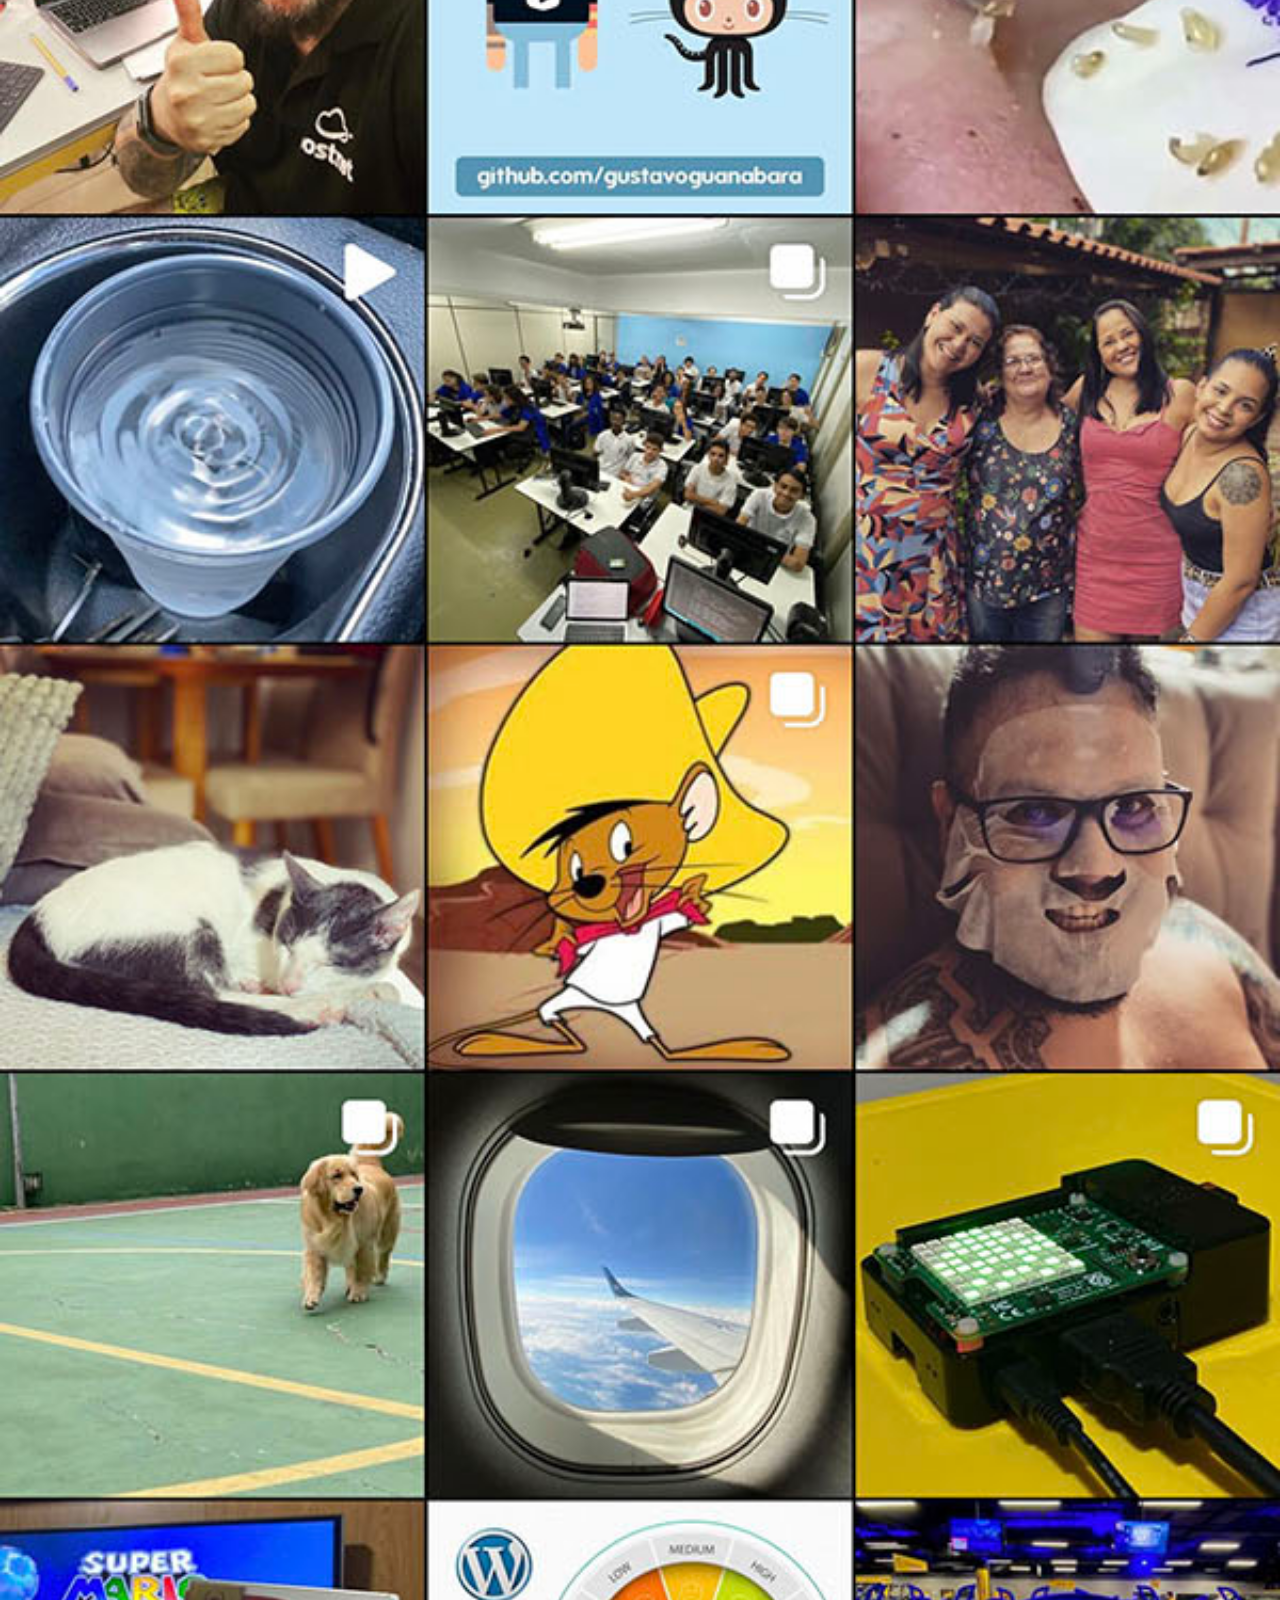
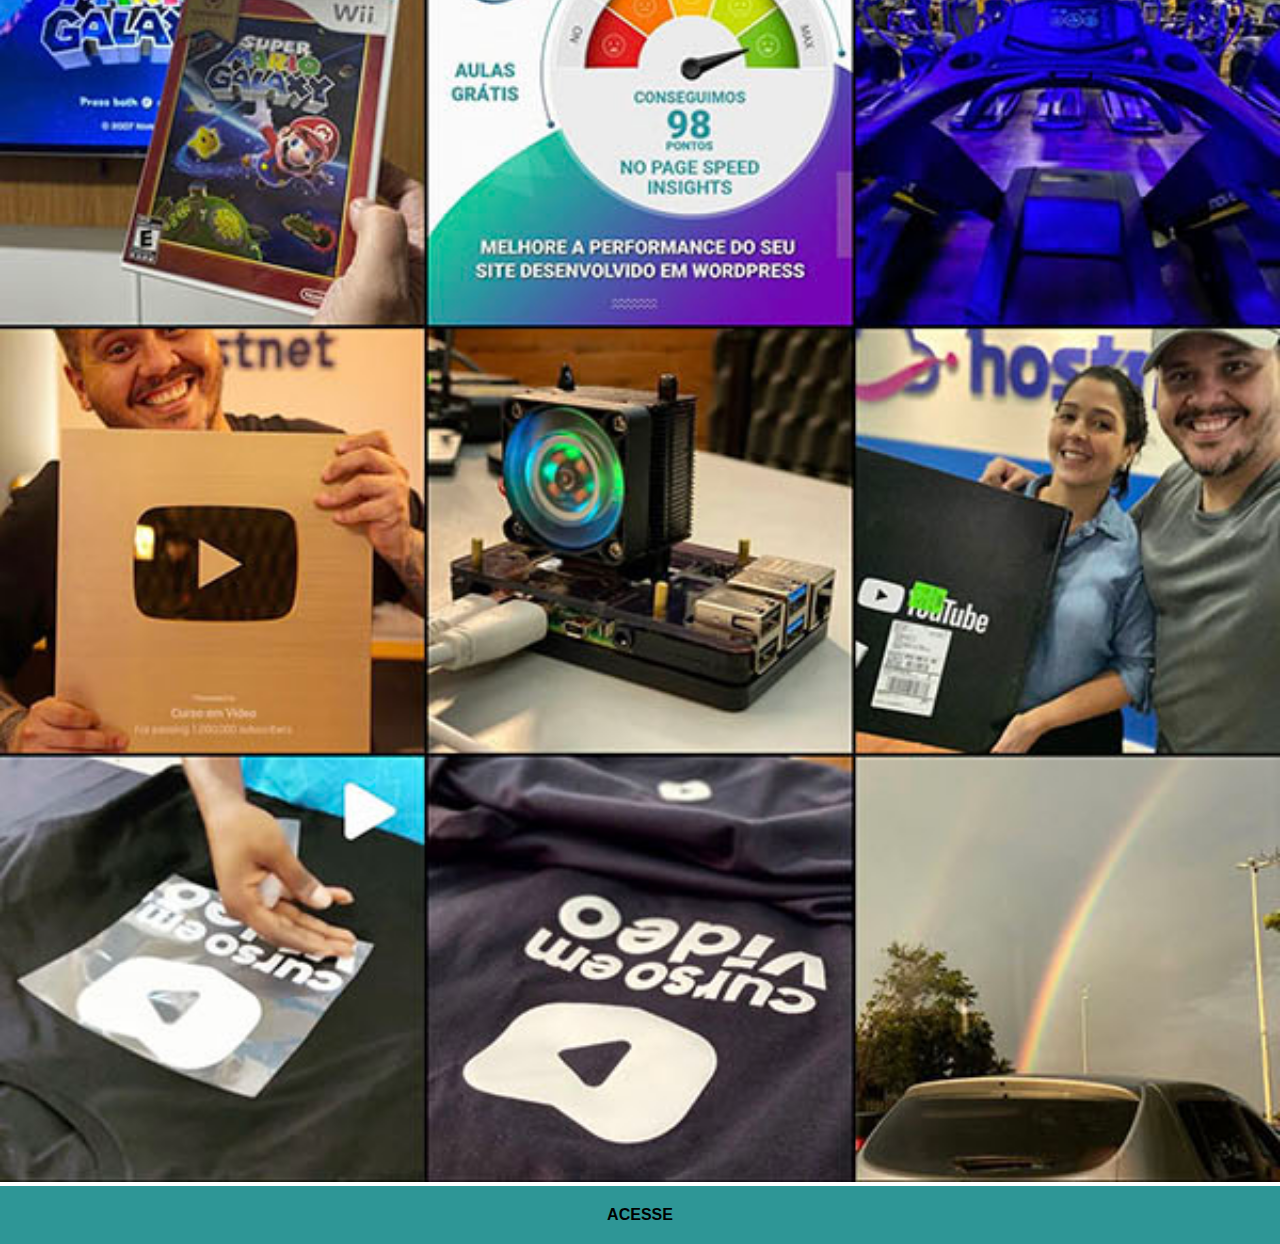
<file: instagram.html>
<!DOCTYPE html>
<html lang="en">
<head>
    <meta charset="UTF-8">
    <meta http-equiv="X-UA-Compatible" content="IE=edge">
    <meta name="viewport" content="width=device-width, initial-scale=1.0">
    <title>Document</title>
    <style>
         *{
            margin: 0px;
            padding: 0px;
            font-family: Arial, Helvetica, sans-serif;
        }

        img{
            width: 100%;
        }

        a{
            text-align: center;
            padding: 20px;
            display: block;
            text-decoration: none;
            background-color: rgb(46, 150, 150);
            color: black;
            font-weight: bold;
        }
    </style>
</head>
<body>
    <img src="pacote-d013/imagens/tela-instagram.jpg" alt="">
    <a href="https://www.instagram.com/cursoemvideo/" target="_blank">ACESSE</a>
</body>
</html>
</file>
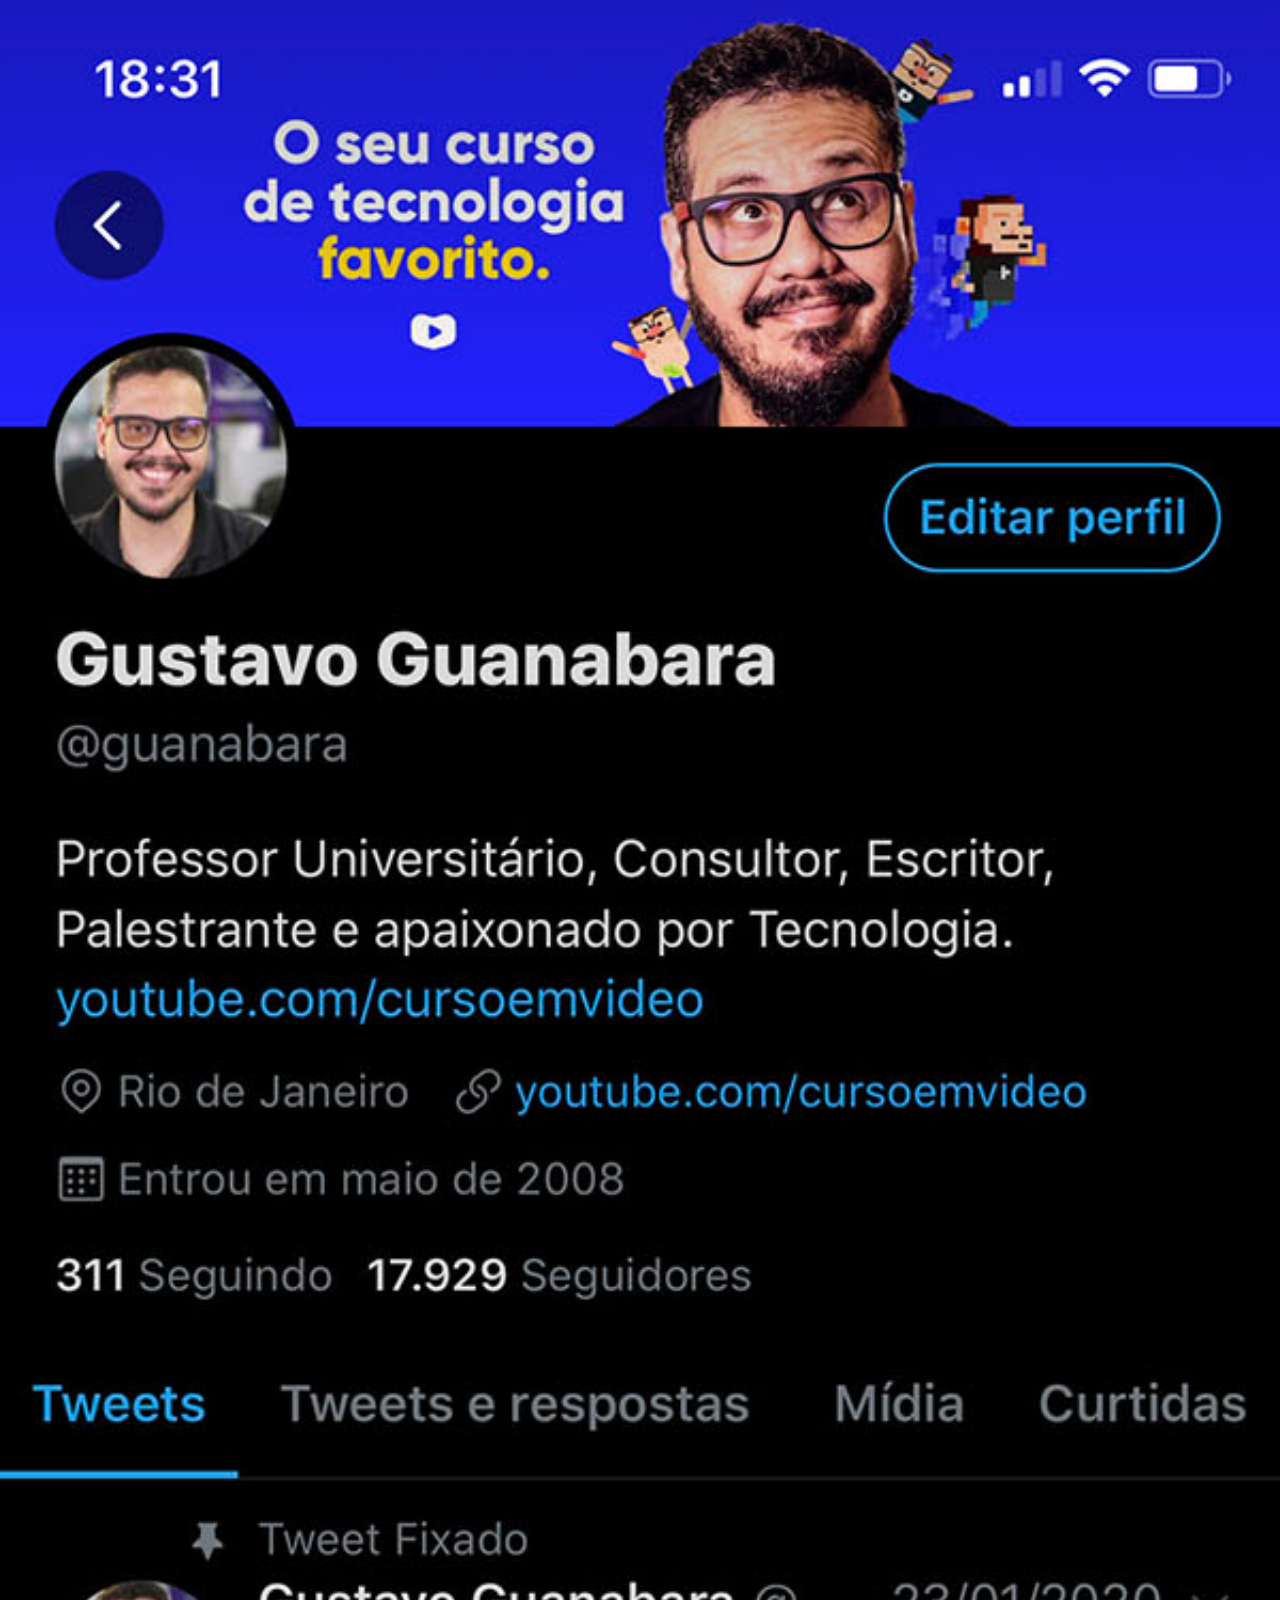
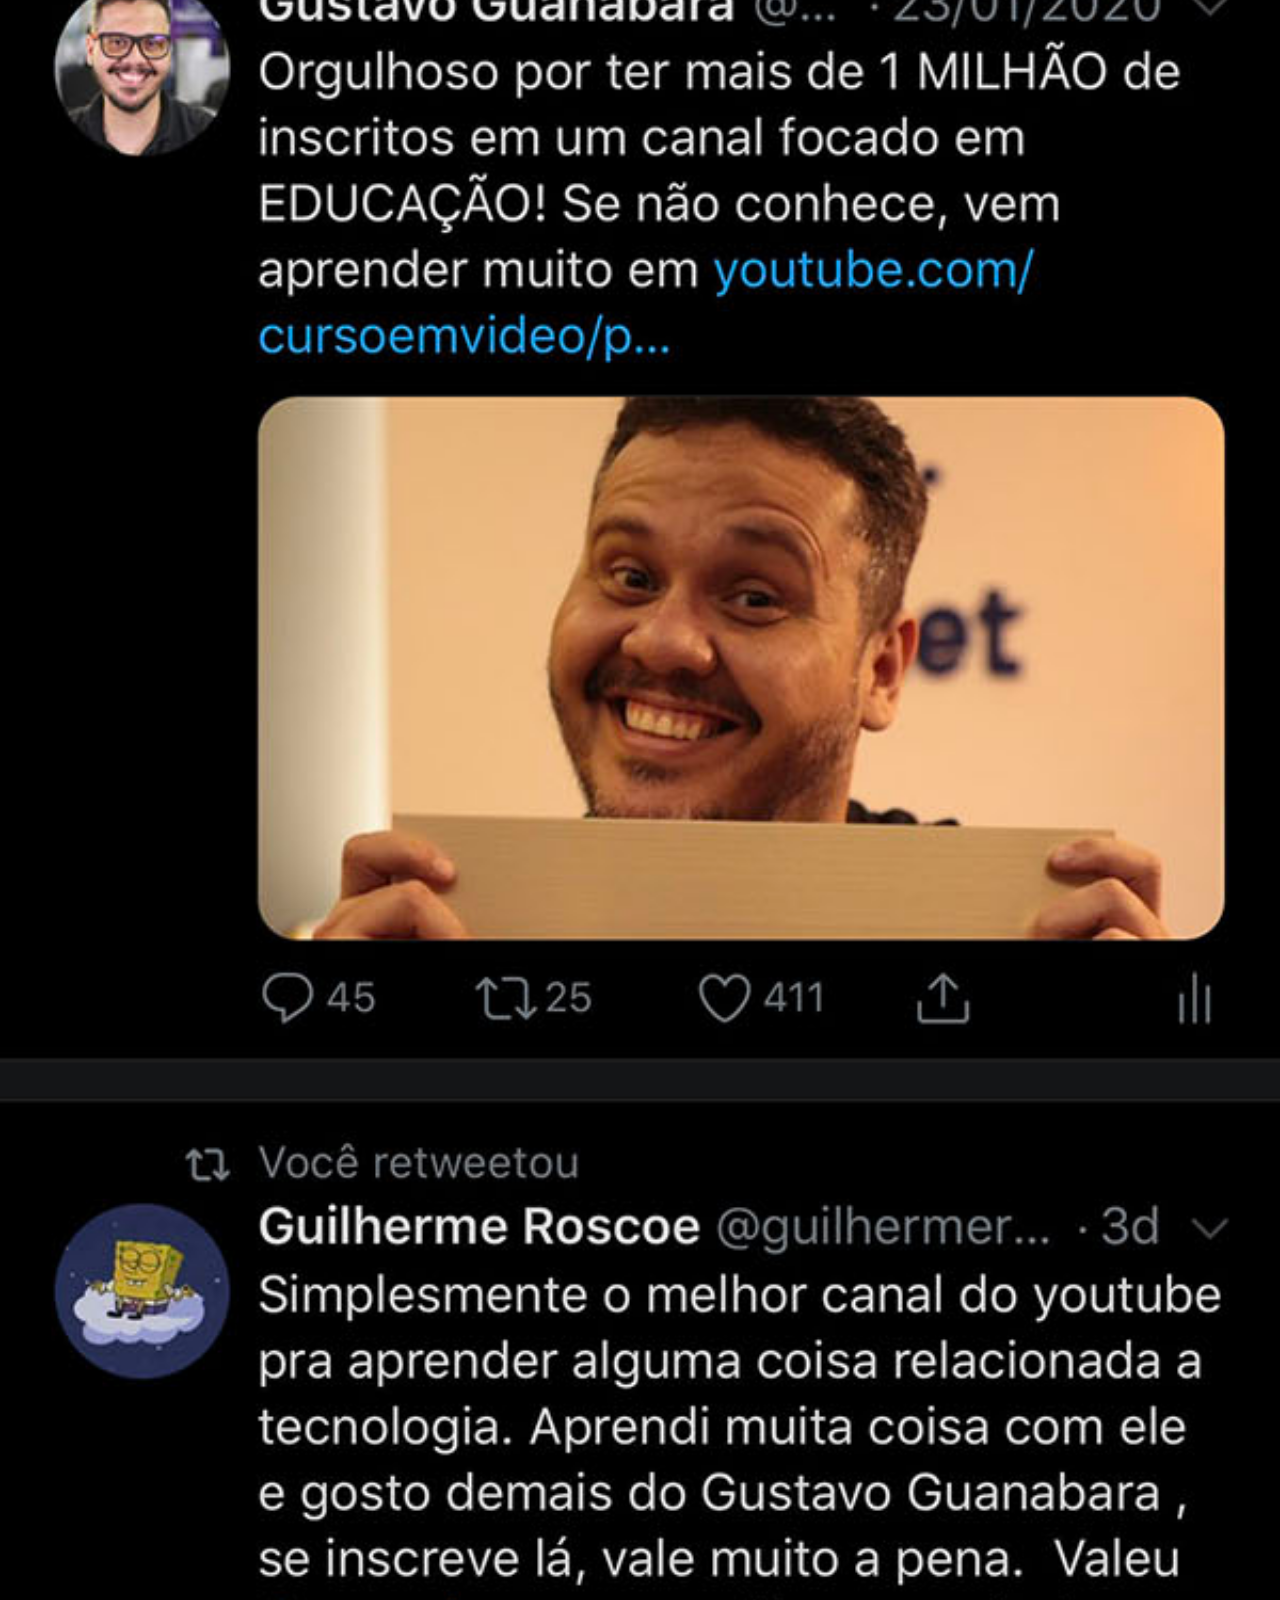
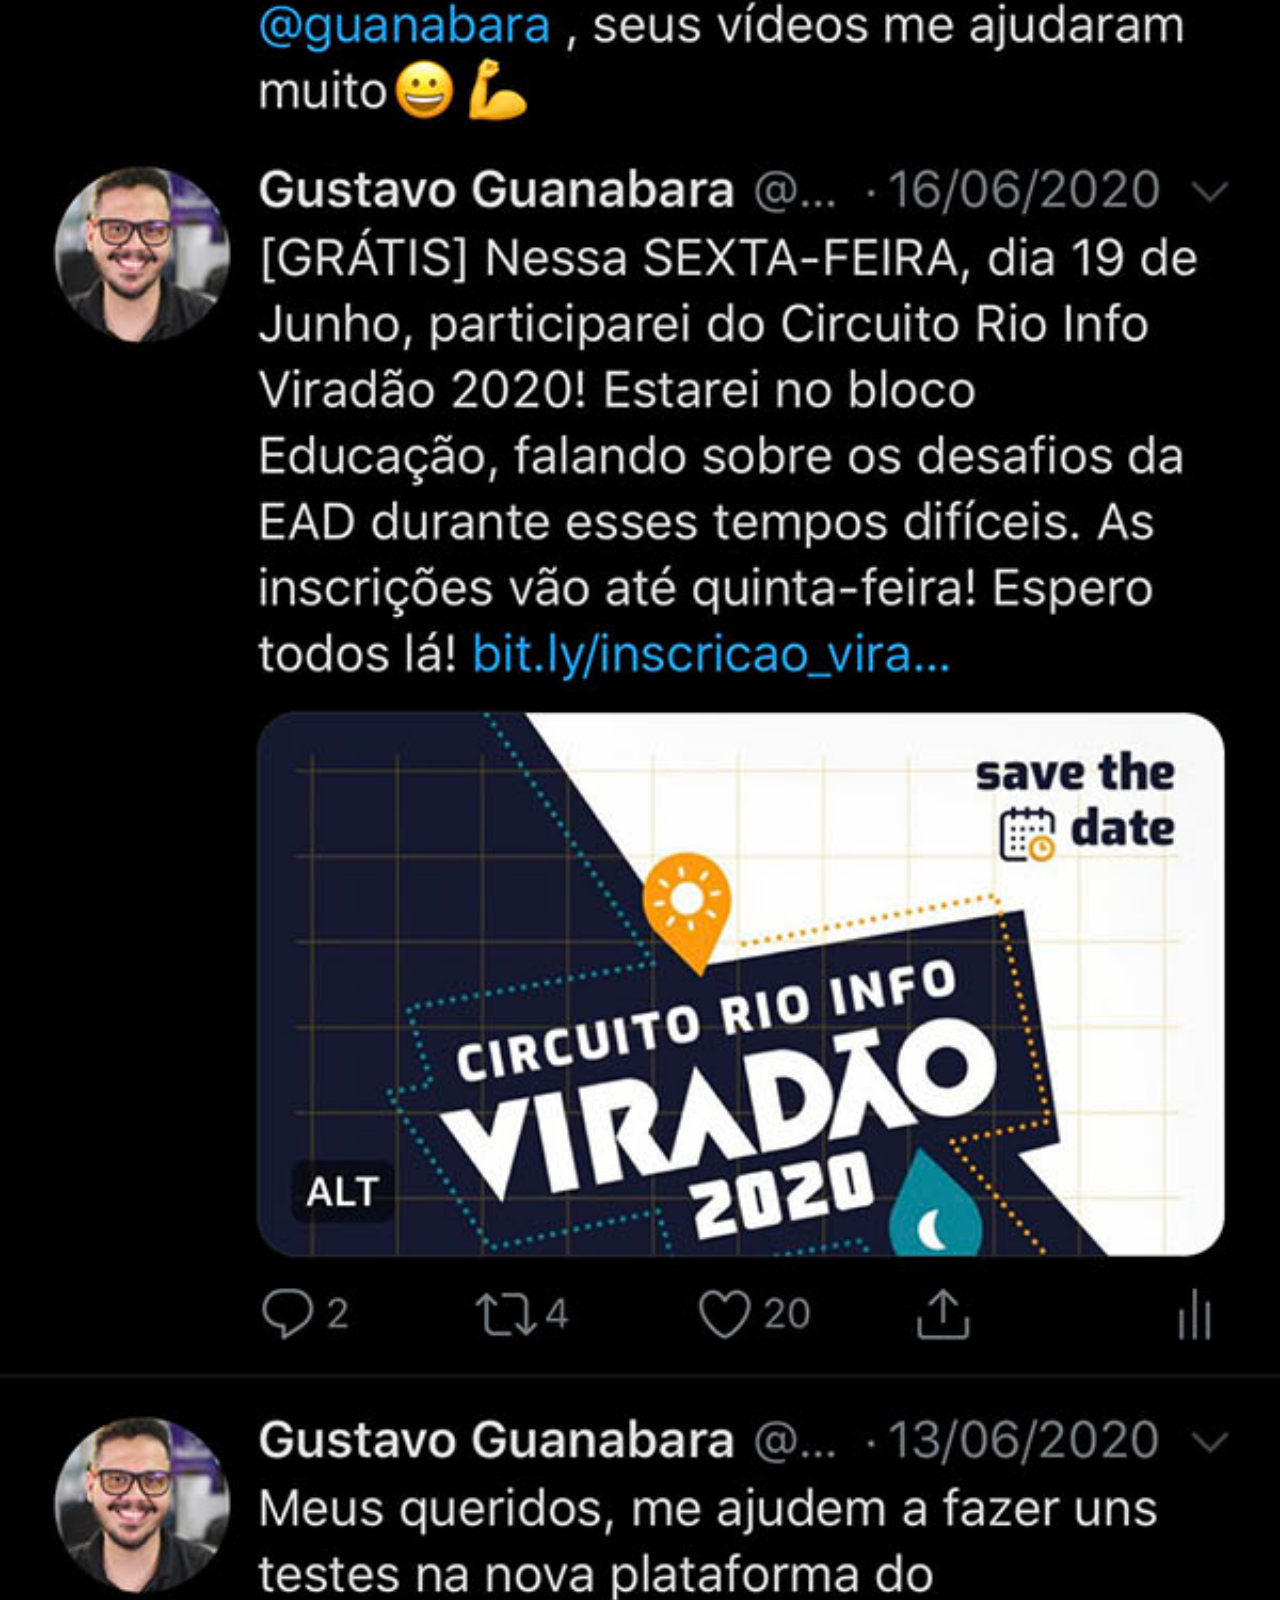
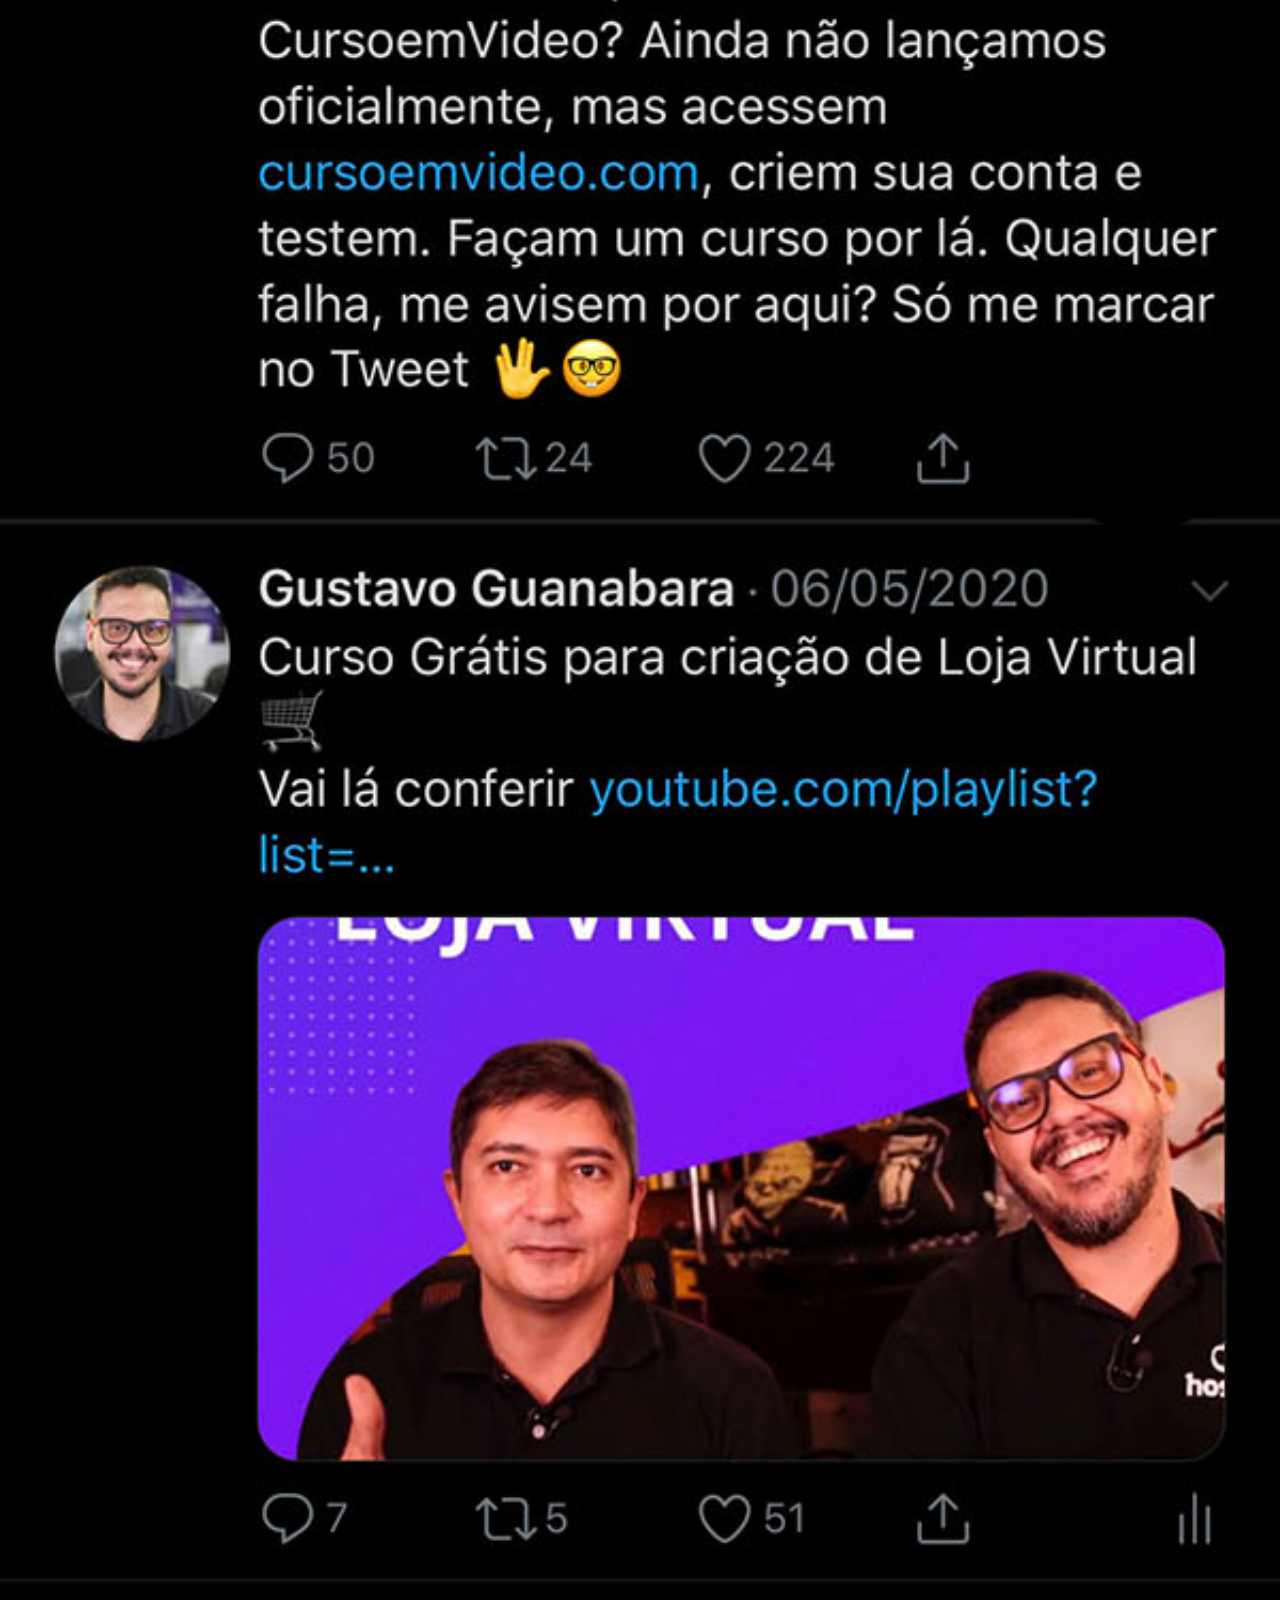
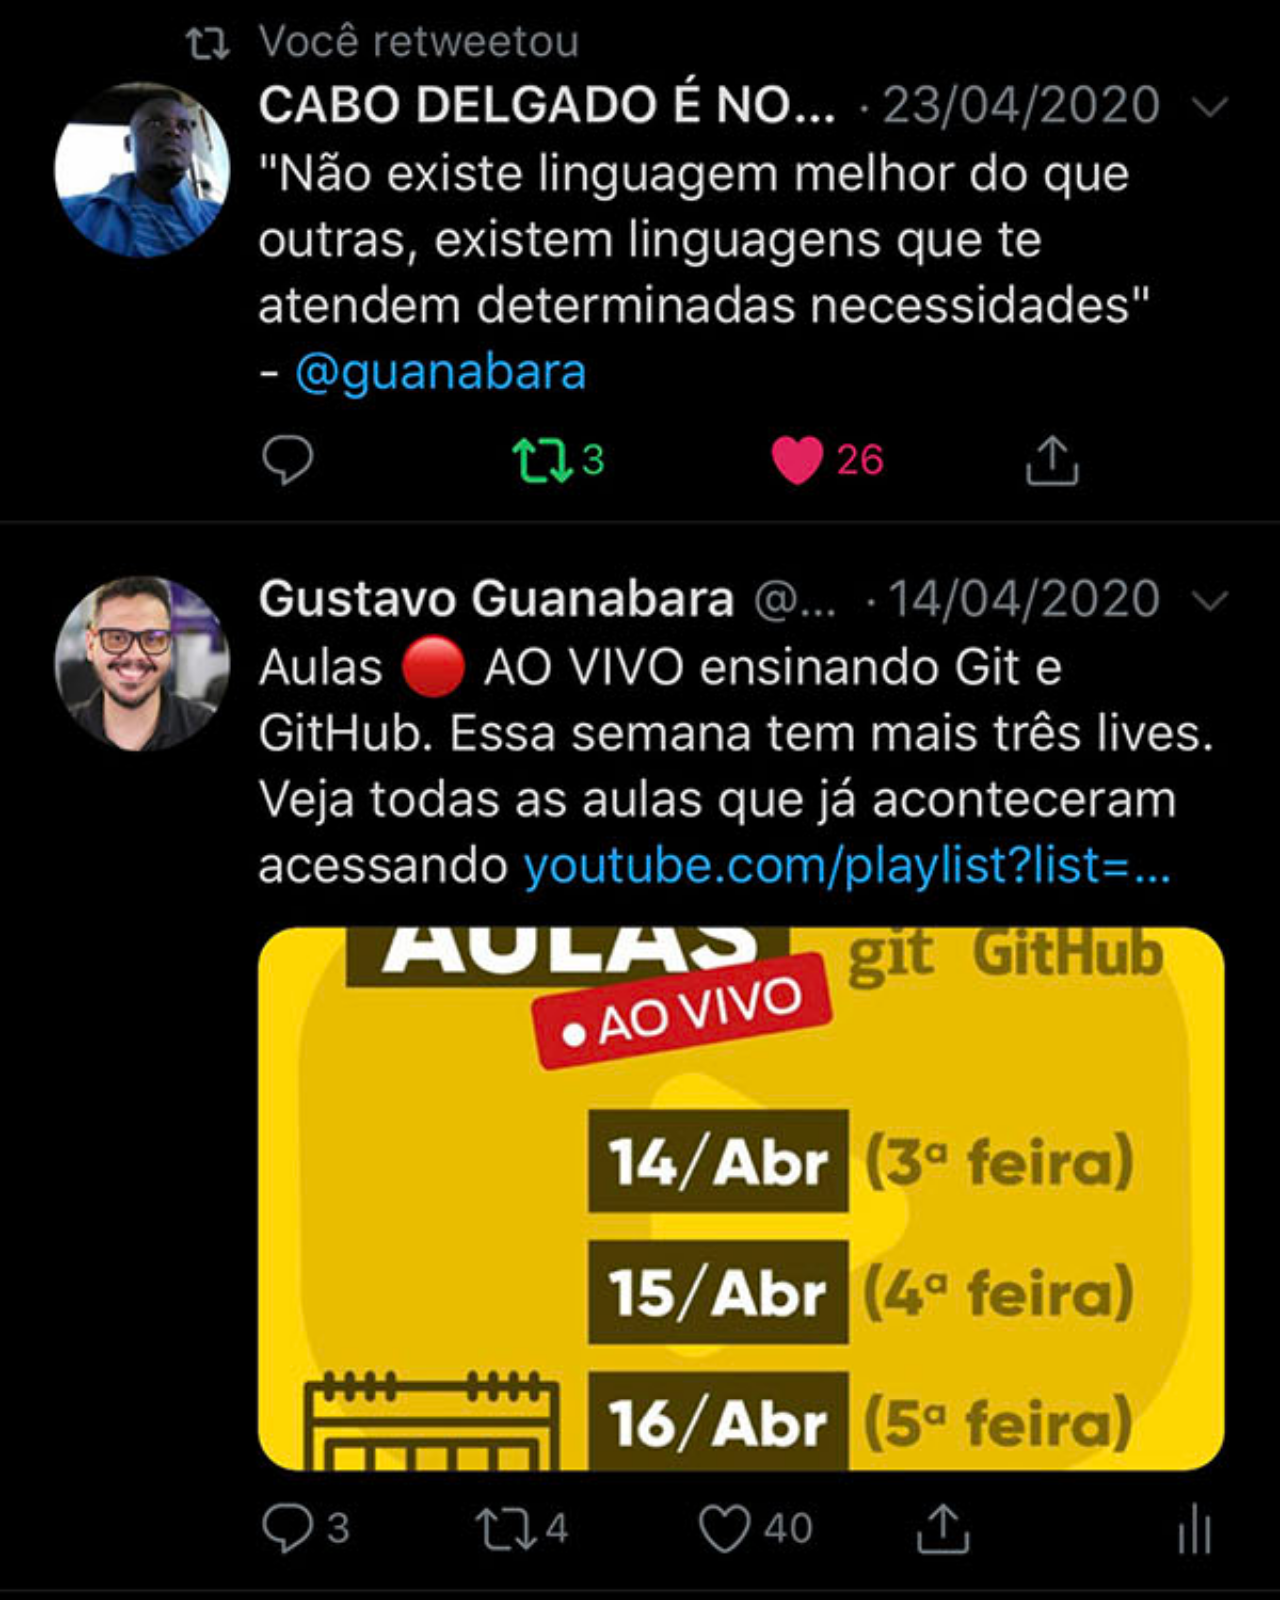
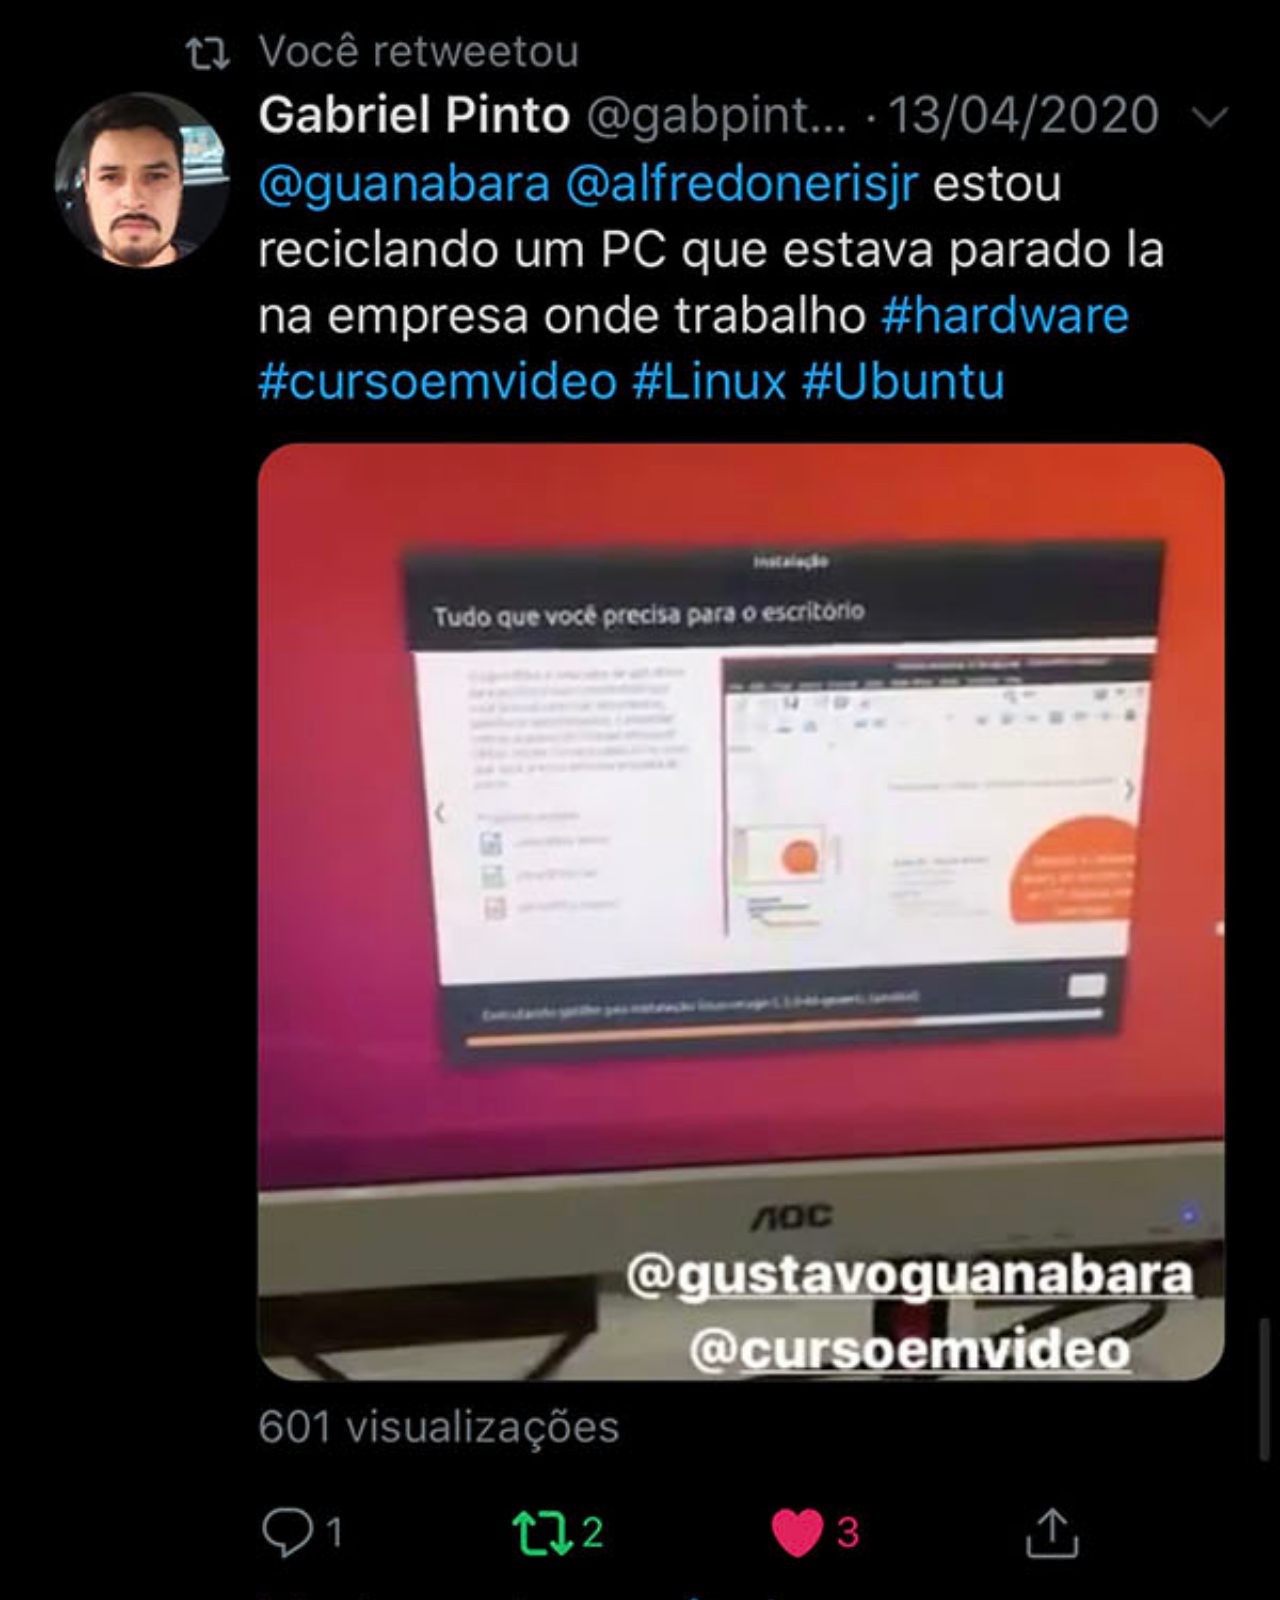
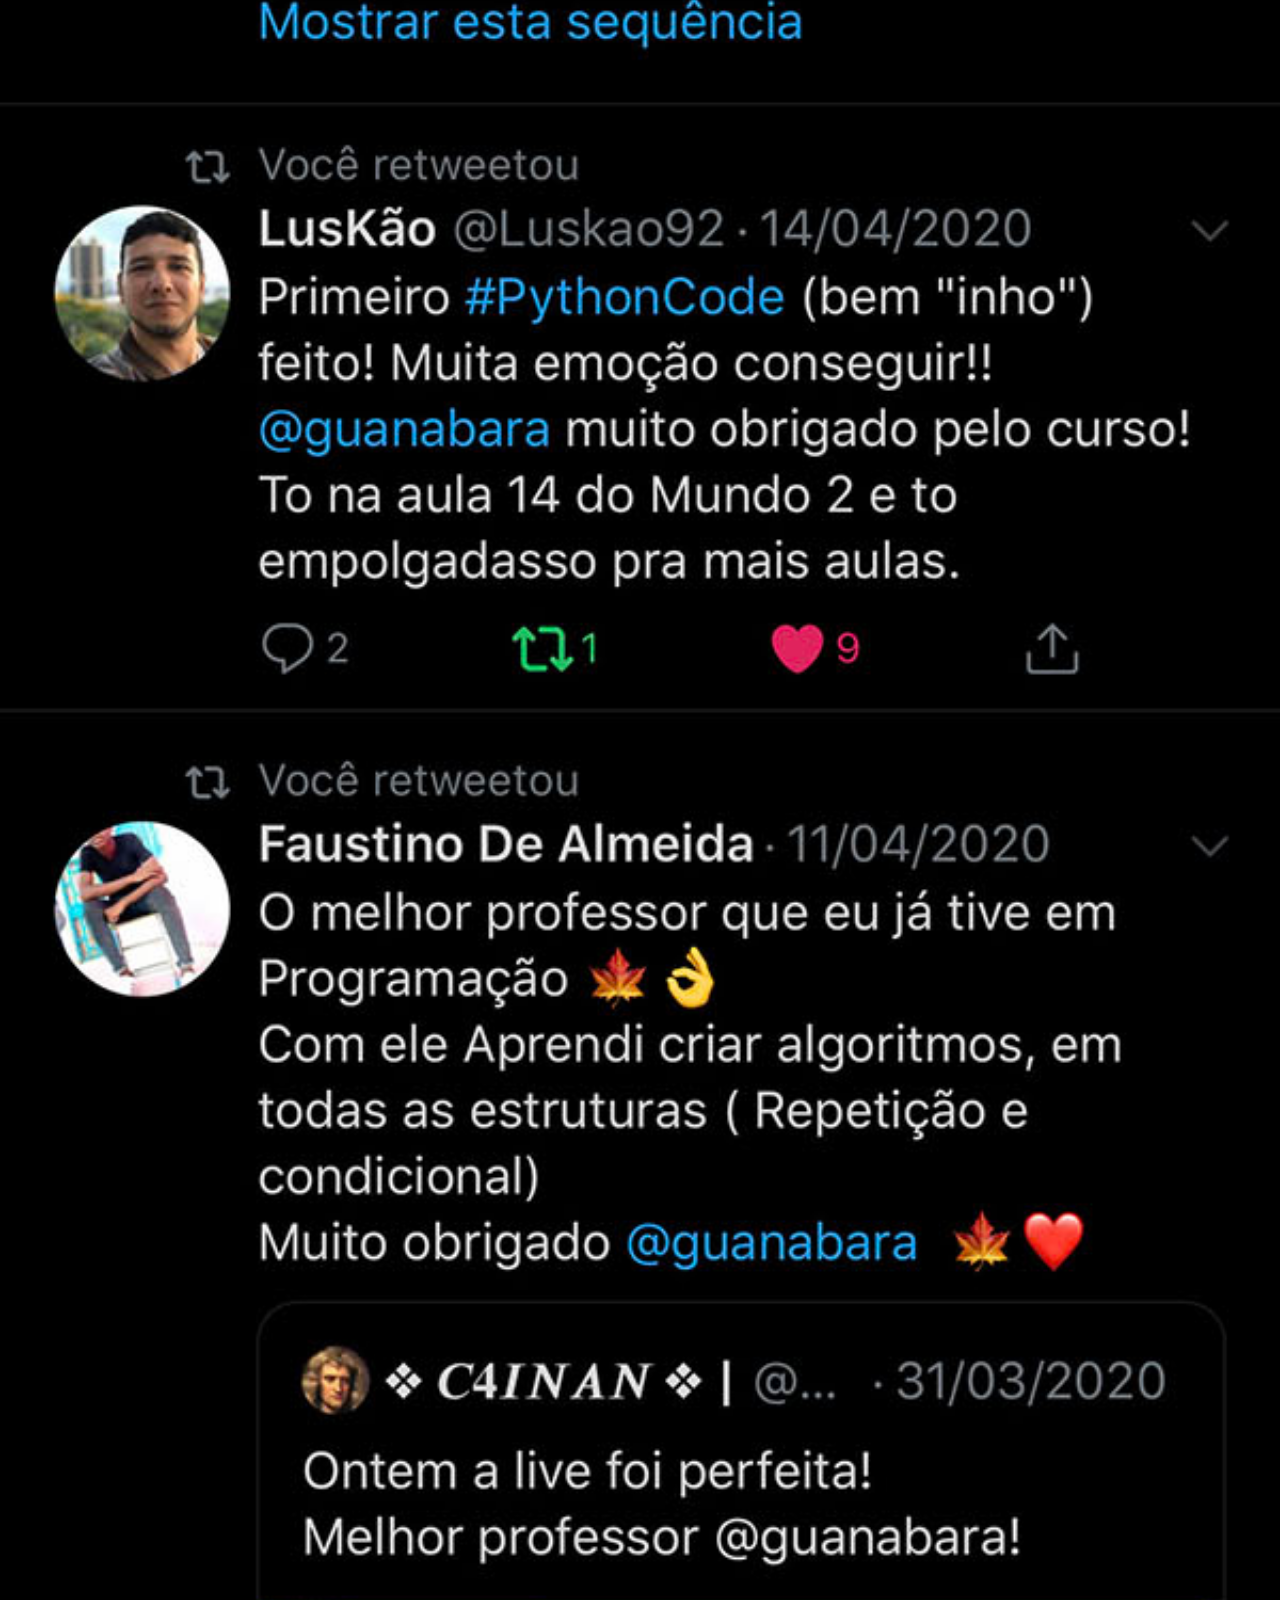
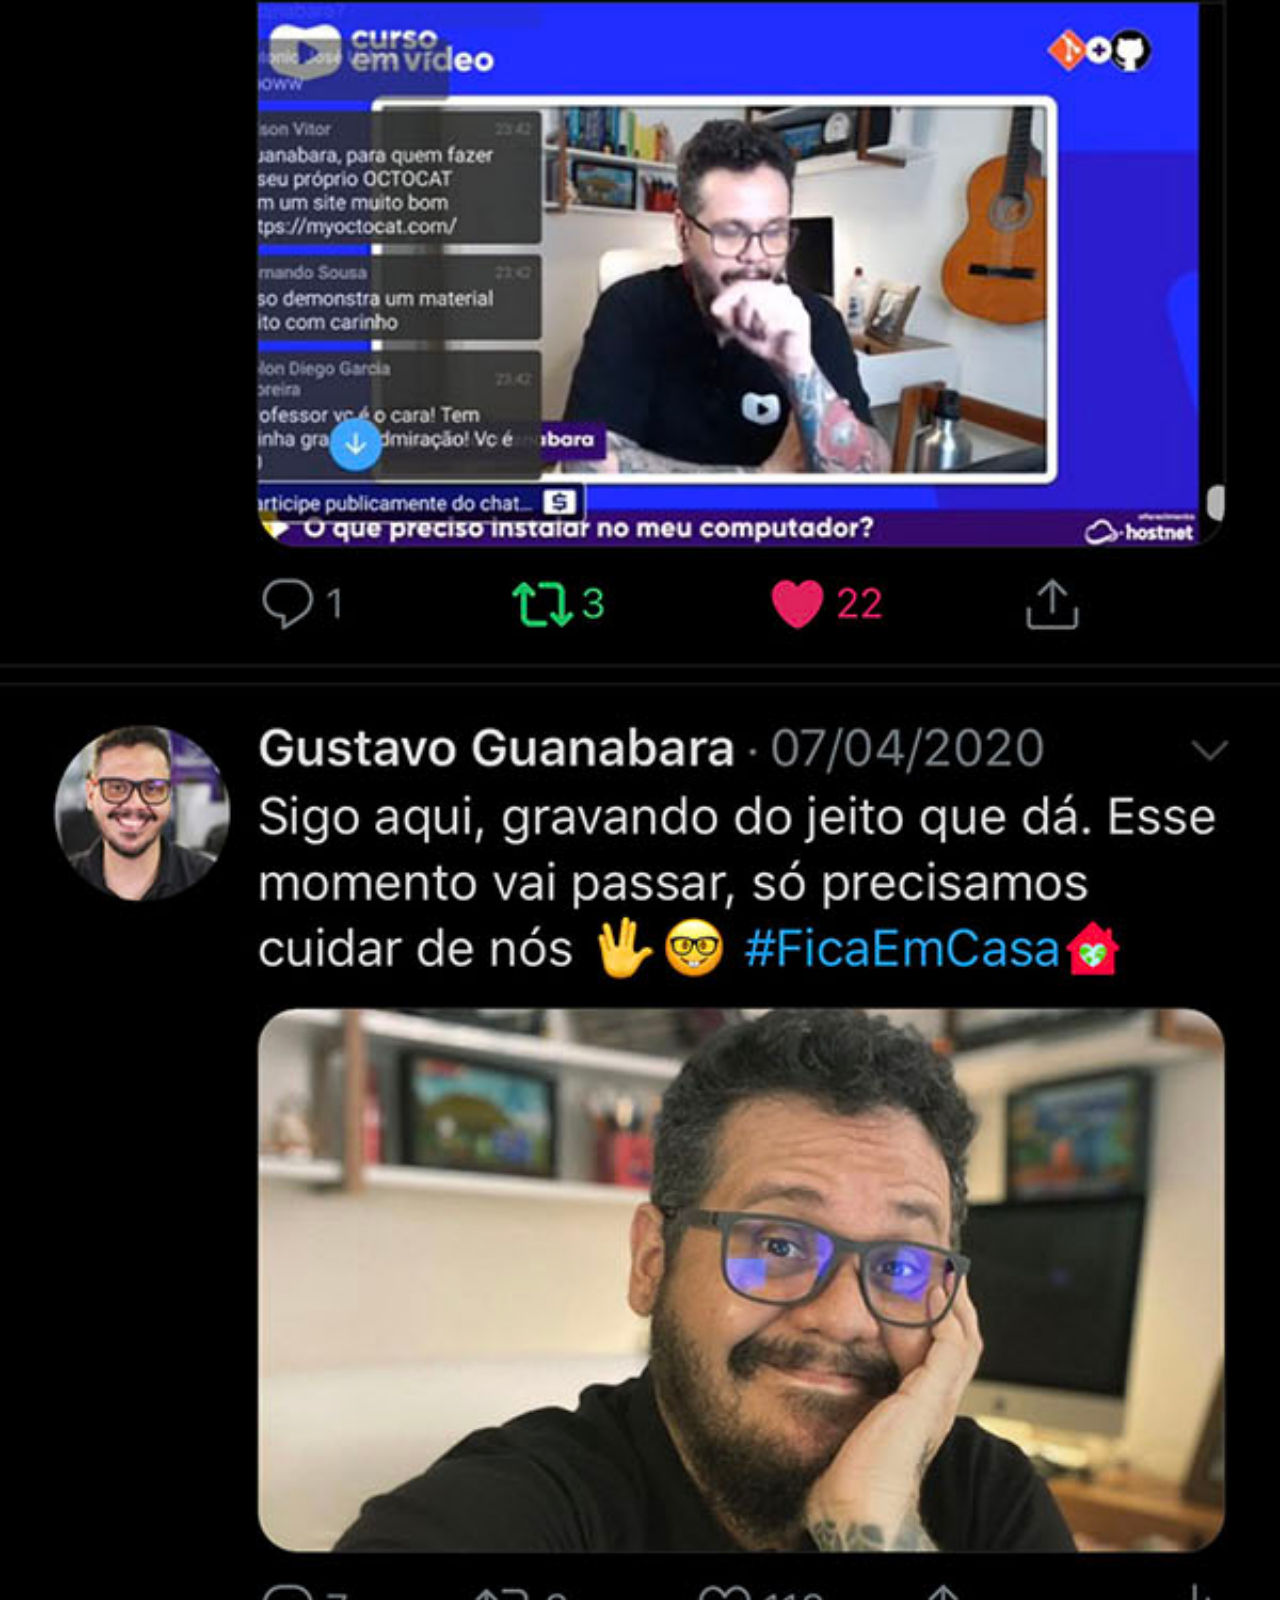
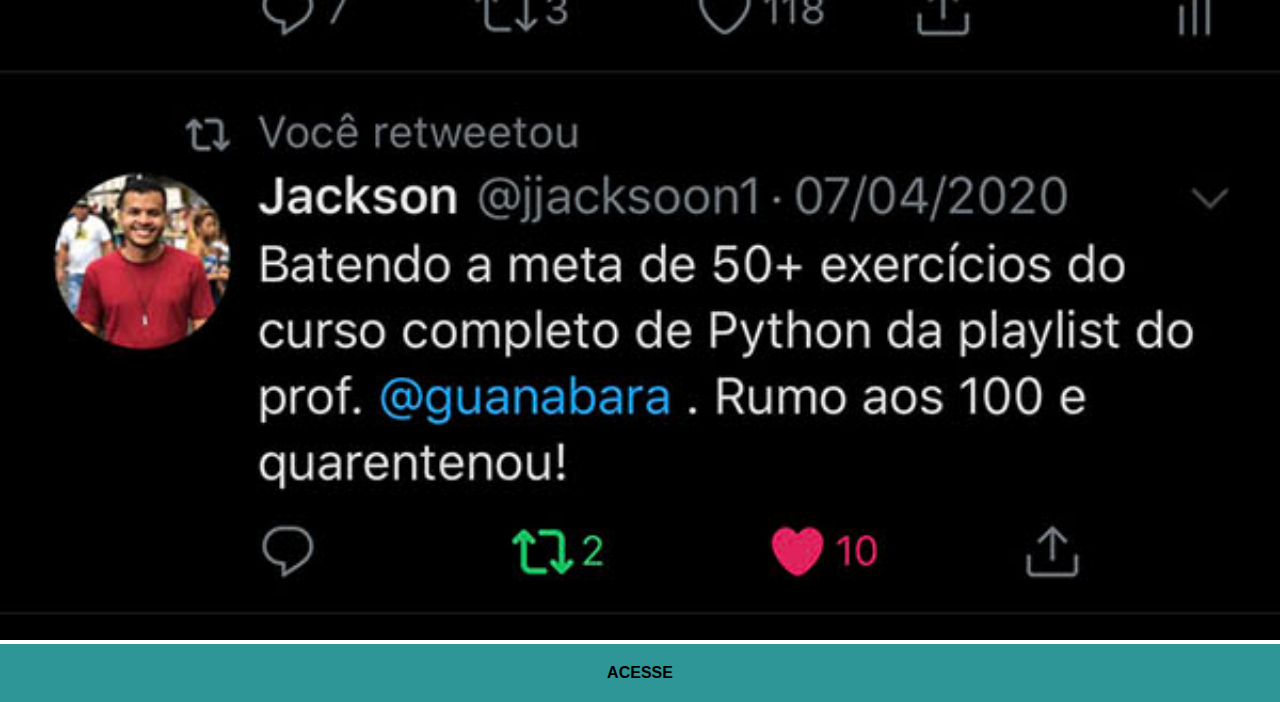
<file: twiter.html>
<!DOCTYPE html>
<html lang="en">
<head>
    <meta charset="UTF-8">
    <meta http-equiv="X-UA-Compatible" content="IE=edge">
    <meta name="viewport" content="width=device-width, initial-scale=1.0">
    <title>Document</title>
    <style>
         *{
            margin: 0px;
            padding: 0px;
            font-family: Arial, Helvetica, sans-serif;
        }

        img{
            width: 100%;
        }

        a{
            text-align: center;
            padding: 20px;
            display: block;
            text-decoration: none;
            background-color: rgb(46, 150, 150);
            color: black;
            font-weight: bold;
        }
    </style>
</head>
<body>
    <img src="pacote-d013/imagens/tela-twitter.jpg" alt="">
    <a href="https://twitter.com/cursosemvideo" target="_blank">ACESSE</a>
</body>
</html>
</file>
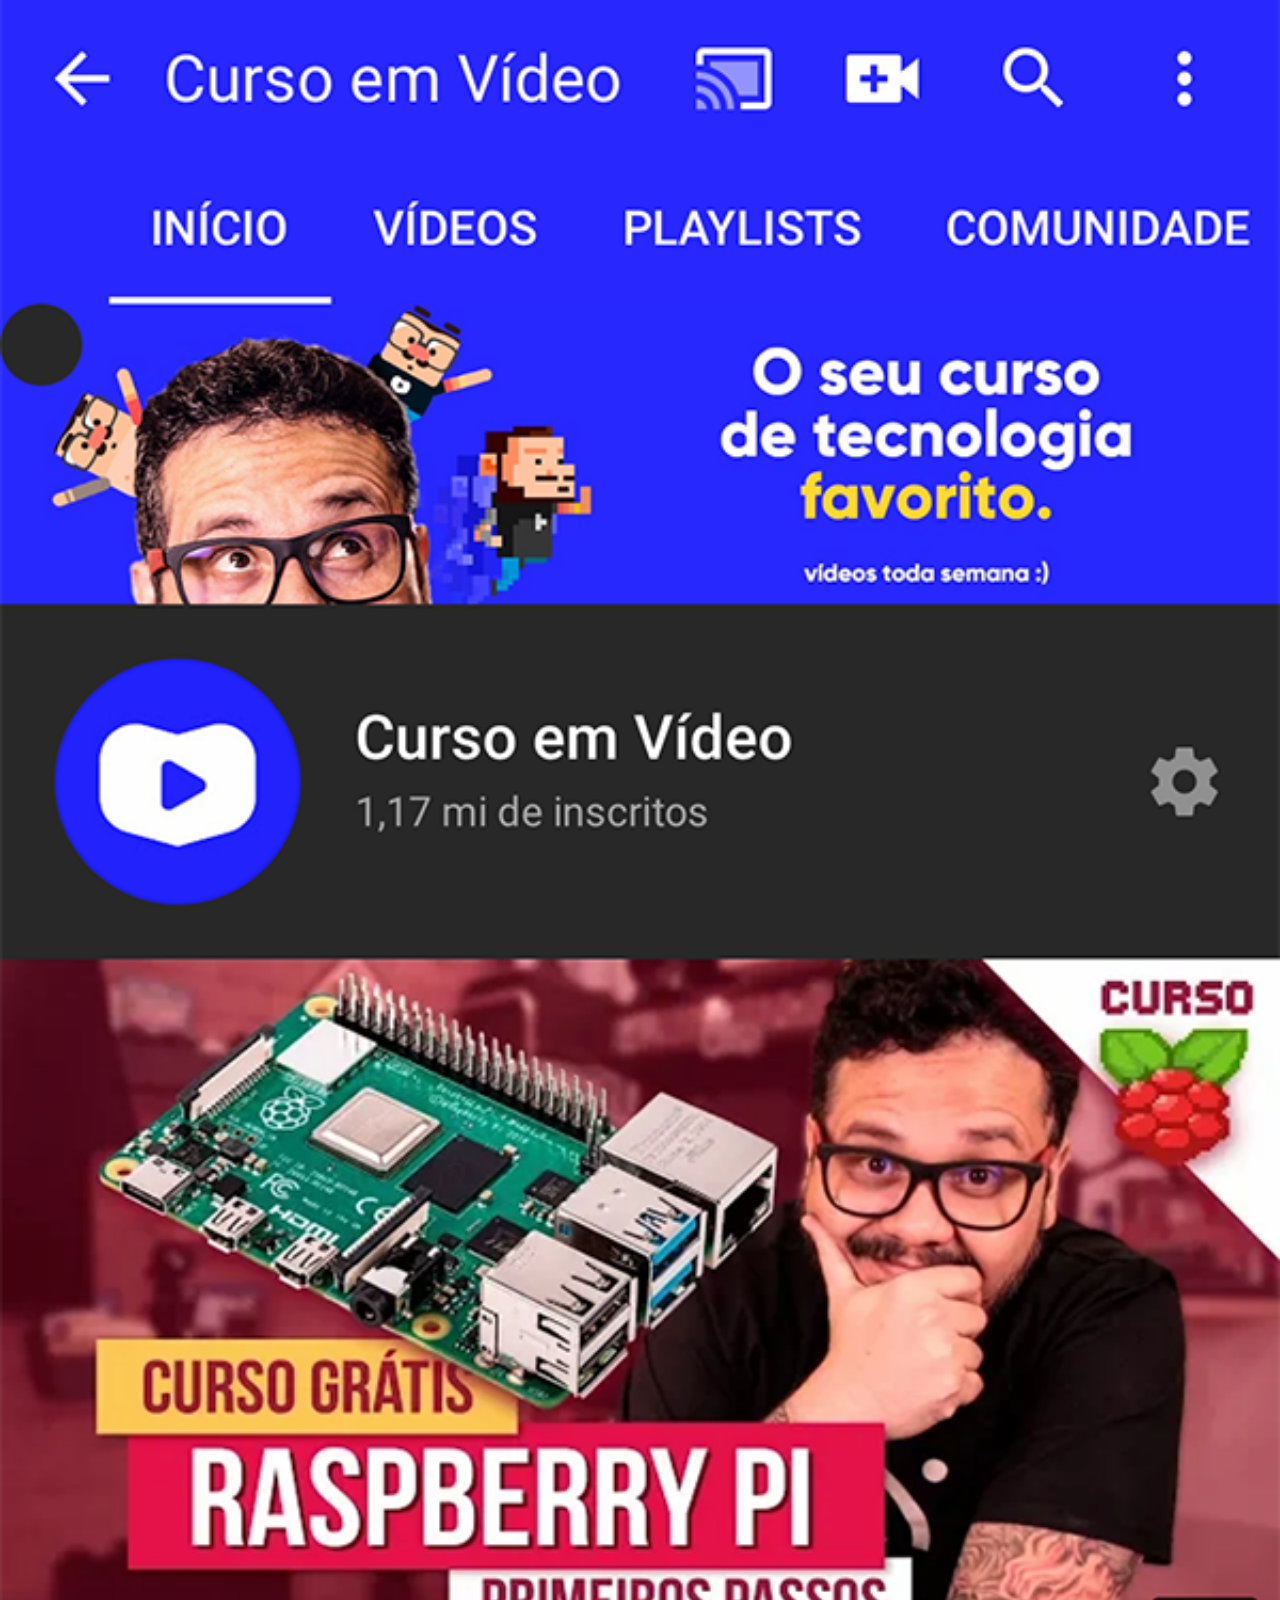
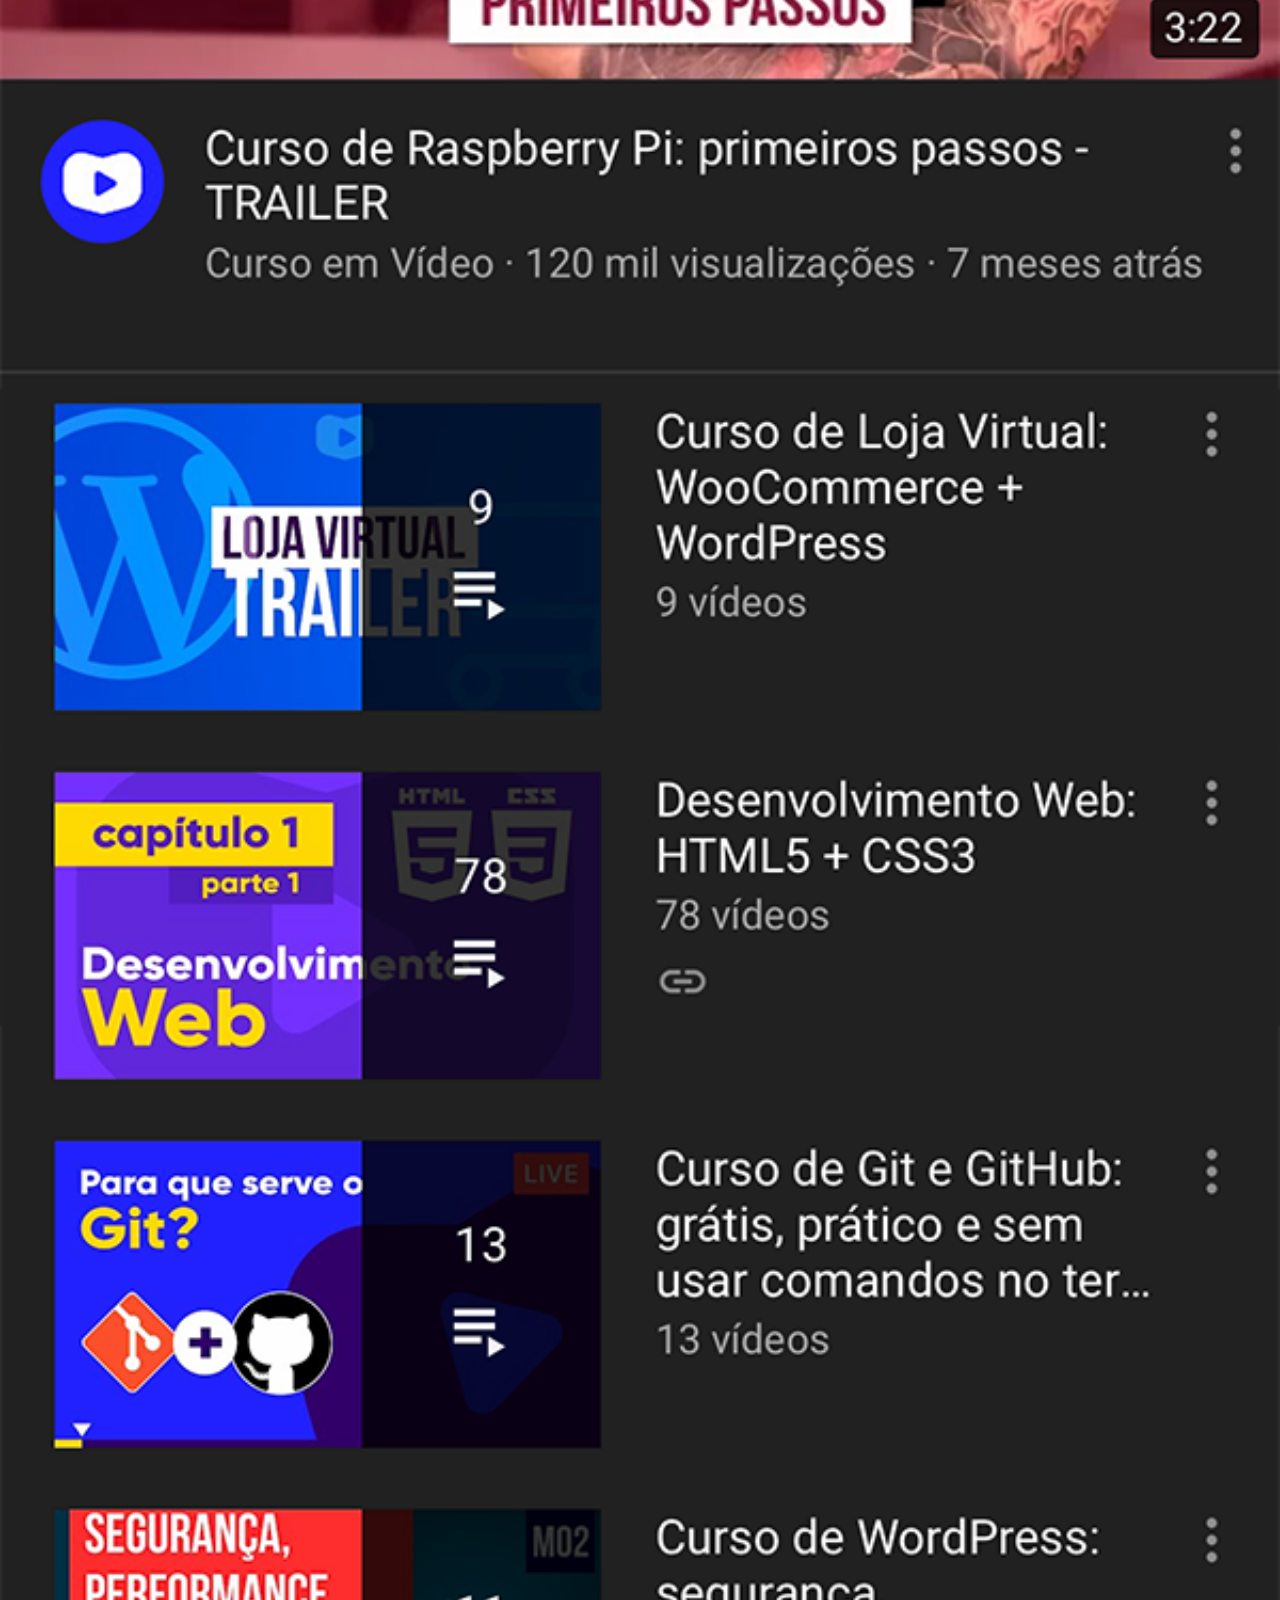
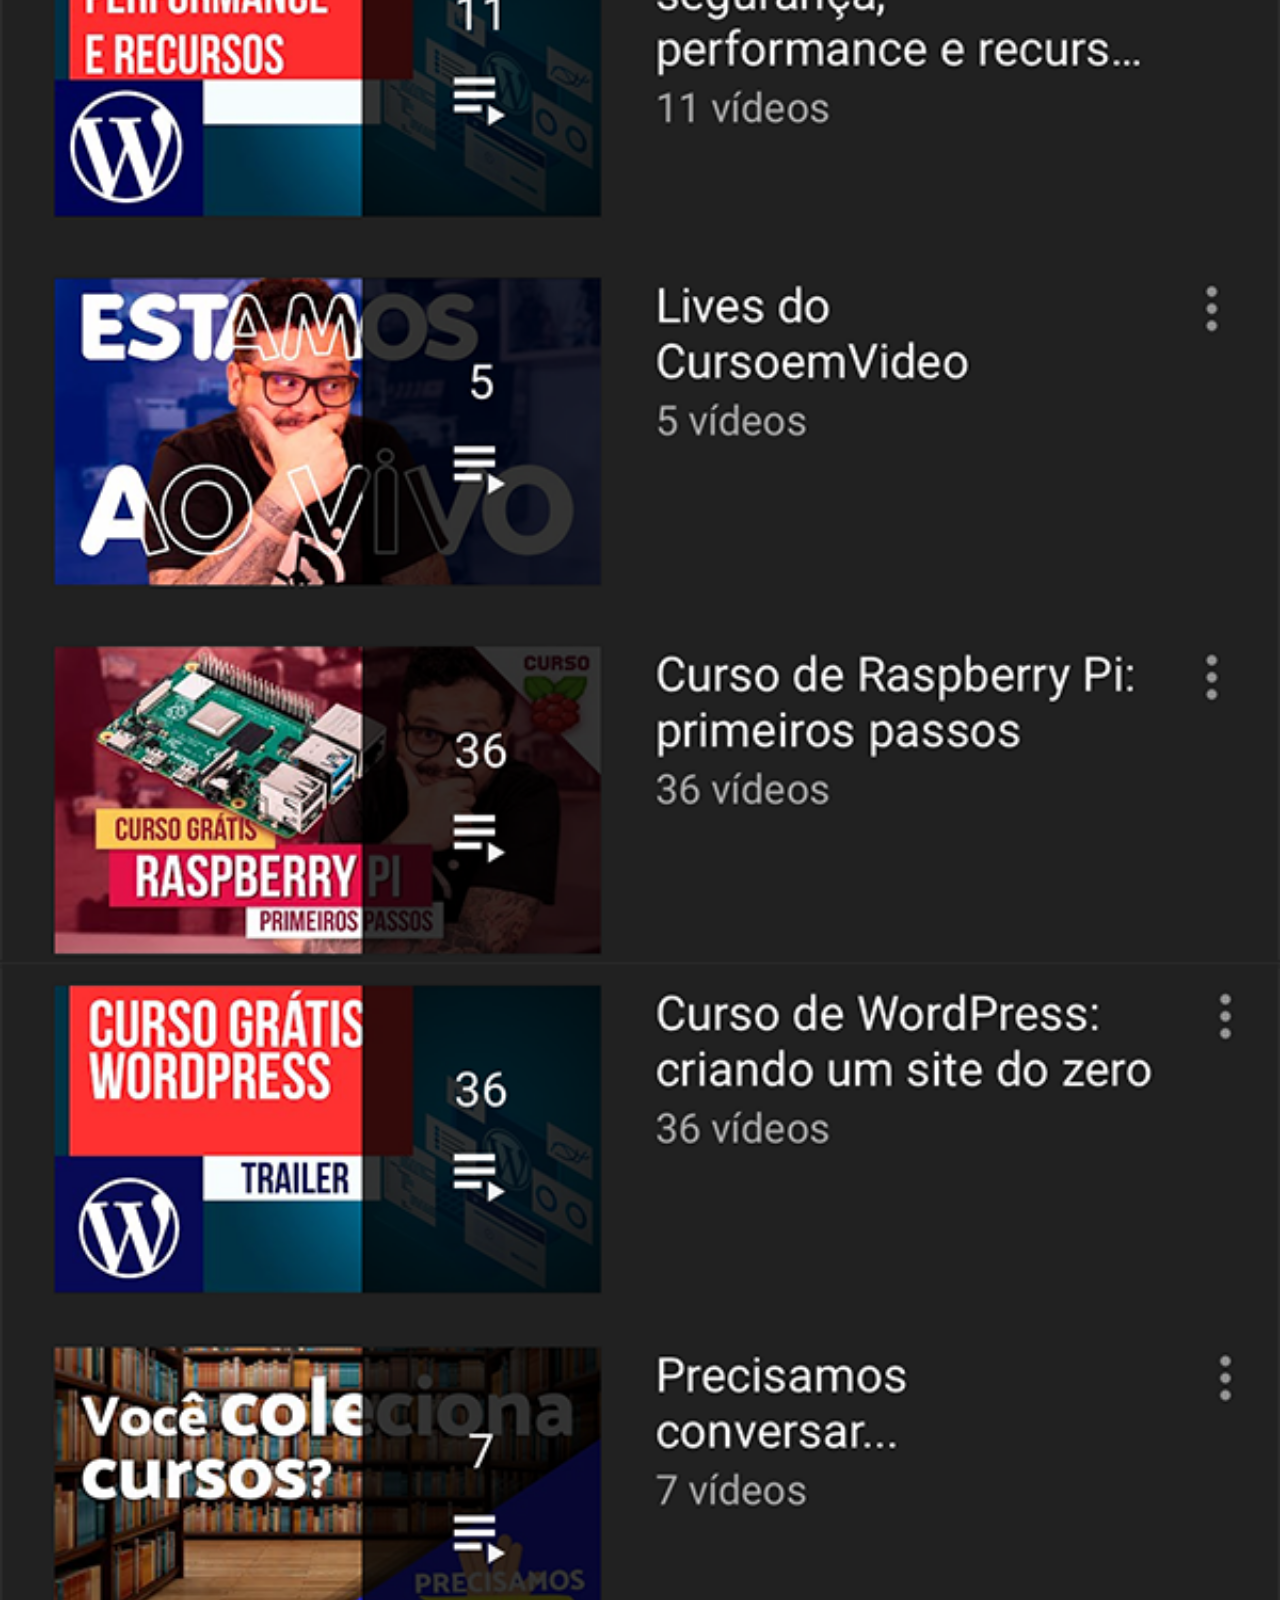
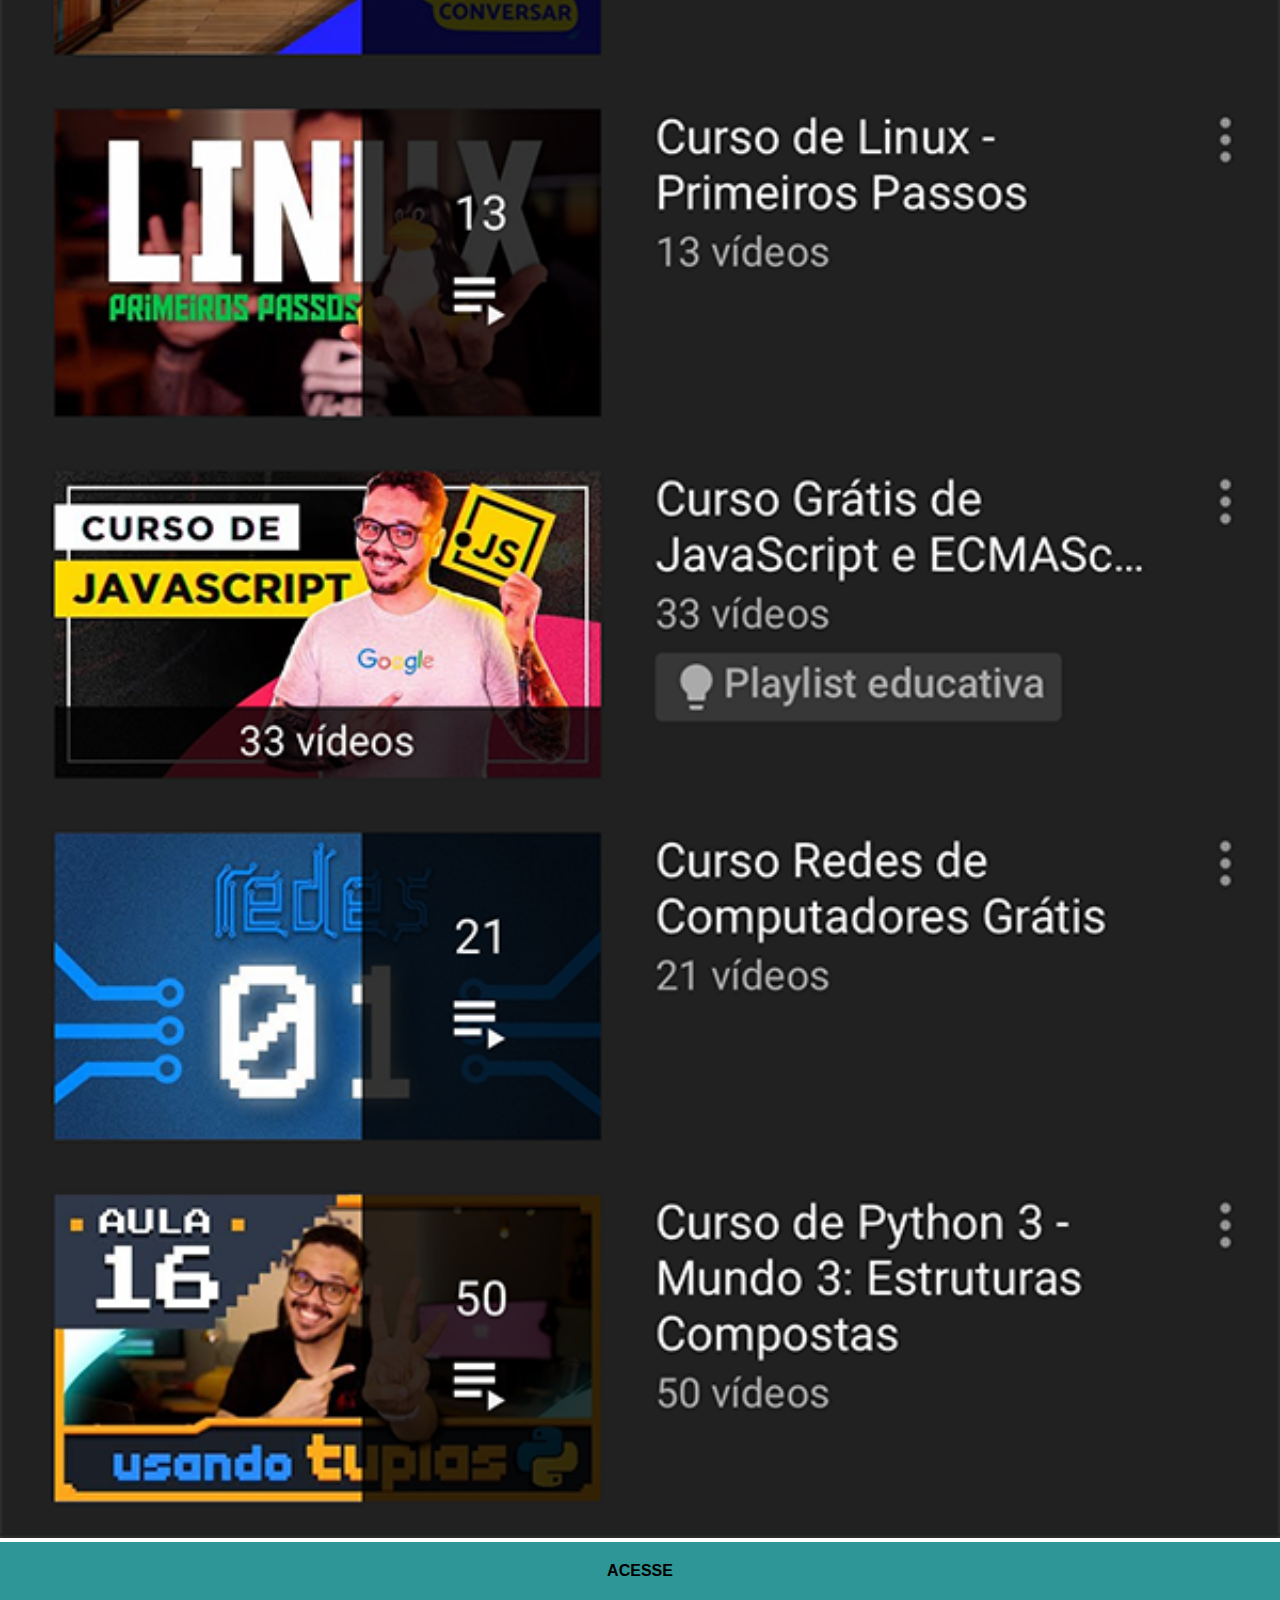
<file: youtube.html>
<!DOCTYPE html>
<html lang="en">
<head>
    <meta charset="UTF-8">
    <meta http-equiv="X-UA-Compatible" content="IE=edge">
    <meta name="viewport" content="width=device-width, initial-scale=1.0">
    <title>Document</title>
    <style>
         *{
            margin: 0px;
            padding: 0px;
            font-family: Arial, Helvetica, sans-serif;
        }

        img{
            width: 100%;
        }

        a{
            text-align: center;
            padding: 20px;
            display: block;
            text-decoration: none;
            background-color: rgb(46, 150, 150);
            color: black;
            font-weight: bold;
        }
    </style>
</head>
<body>
    <img src="pacote-d013/imagens/tela-youtube.png" alt="">
    <a href="https://www.youtube.com/channel/UCrWvhVmt0Qac3HgsjQK62FQ" target="_blank">ACESSE</a>
</body>
</html>
</file>
<file: style.css>
@charset "UTF-8";

*{
    padding: 0px;
    margin: 0pc;
    font-family: Arial, Helvetica, sans-serif;
}

body{
    background-image: url(pacote-d013/imagens/fundo-madeira.jpg);
    background-repeat: no-repeat;
    background-position: top center;
    background-size: cover;
    background-attachment: fixed;
}

html, body{
    height: 100vh;
    width: 100vw;
    background-color: black;
}

main{
    height: 100vh;
    position: relative;
}

#telefone{
    height: 627px;
    width: 311px;
    
    position: absolute;
    top: 50%;
    left: 50%;
    transform: translate(-50%, -50%);
    background-image: url(pacote-d013/imagens/frame-iphone.png);
    background-repeat: no-repeat;
}

#tela{
    position: relative;
    top: 80px;
    left: 22px;
    width: 269px;
    height: 471px;
}

#redes-sociais{
    text-align: right;
}

#redes-sociais img{
    width: 50px;
    margin: 10px;
    border-radius: 50%;
    box-shadow: 2px 2px 5px rgba(0, 0, 0, 0.336);
    box-sizing: border-box;
}

#redes-sociais img:hover{
    border: 2px solid rgba(255, 255, 255, 0.616);
    transform: translate(-3px, -3px);
    box-shadow: 5px 5px 10px rgba(0, 0, 0, 0.61);
    transition: .3s, border 0.1s ;
}

#redes-sociais > a{
    background-size: cover;
}
</file>
